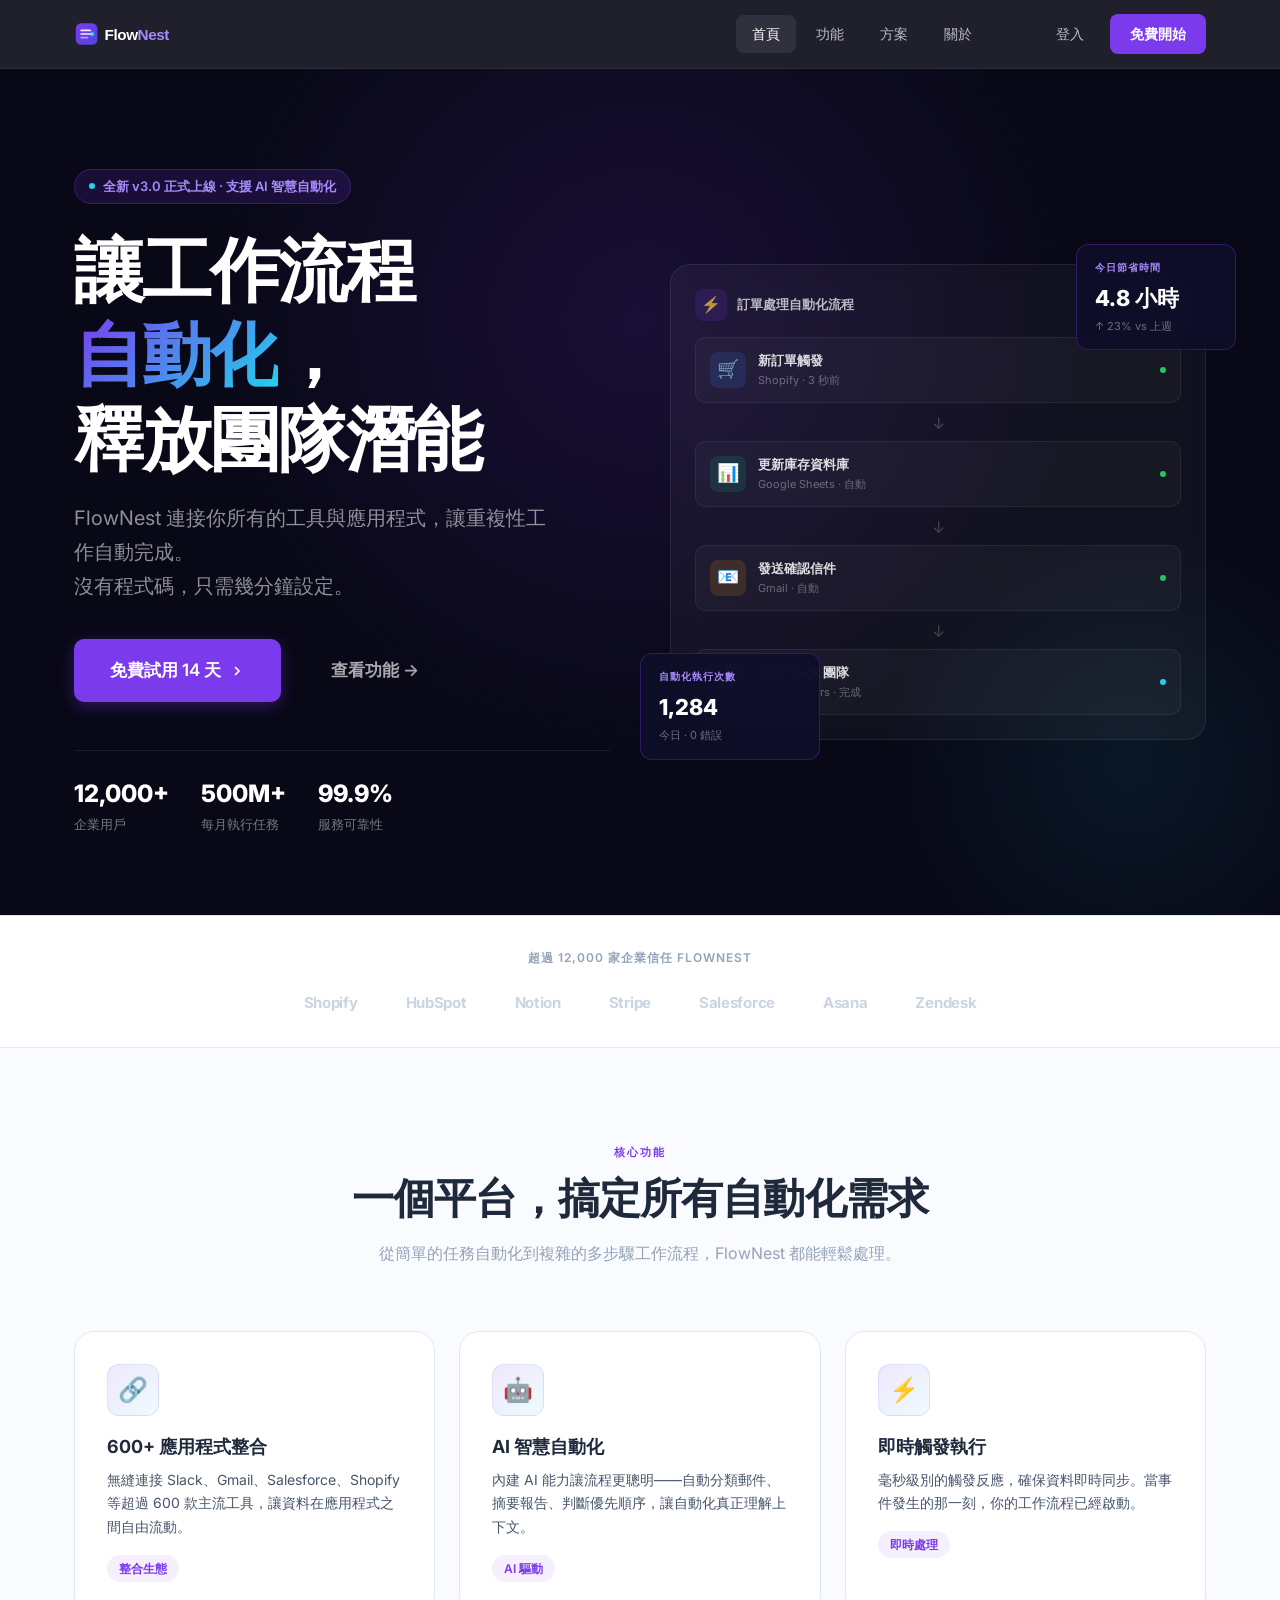
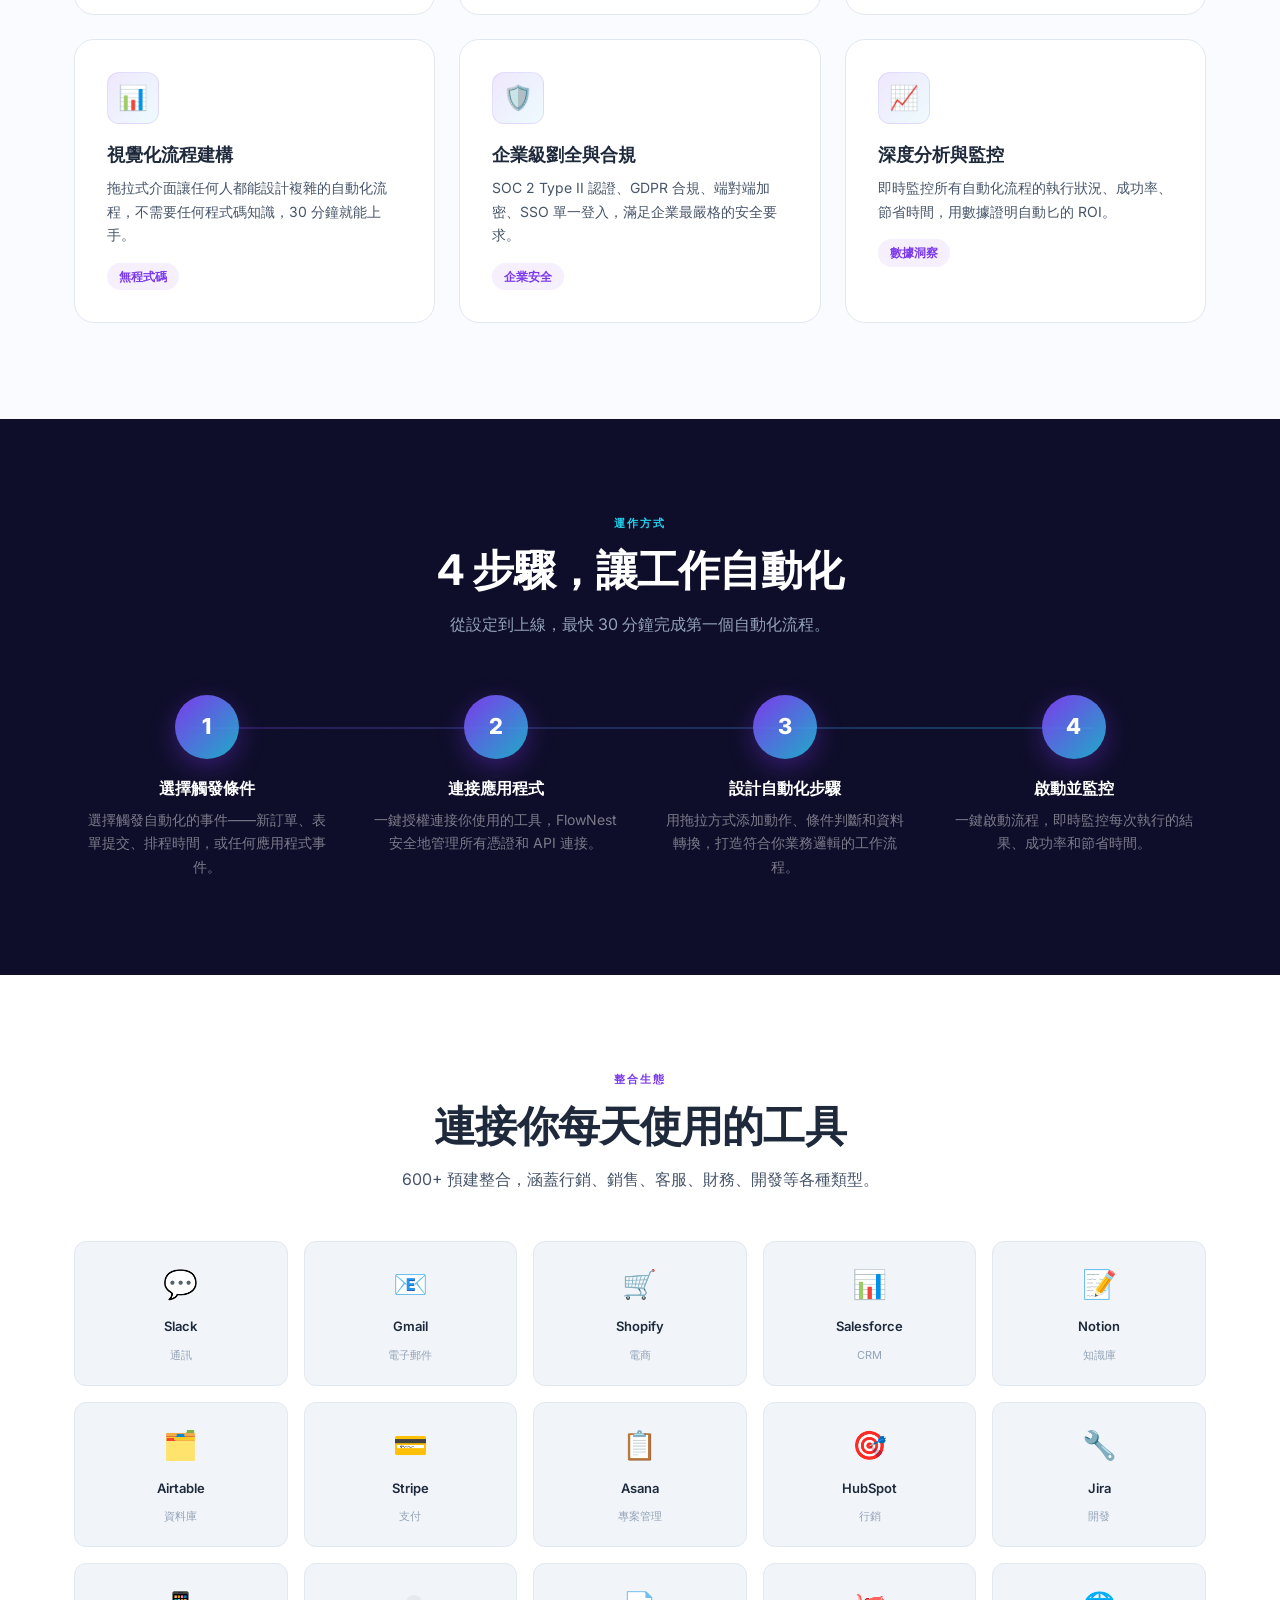
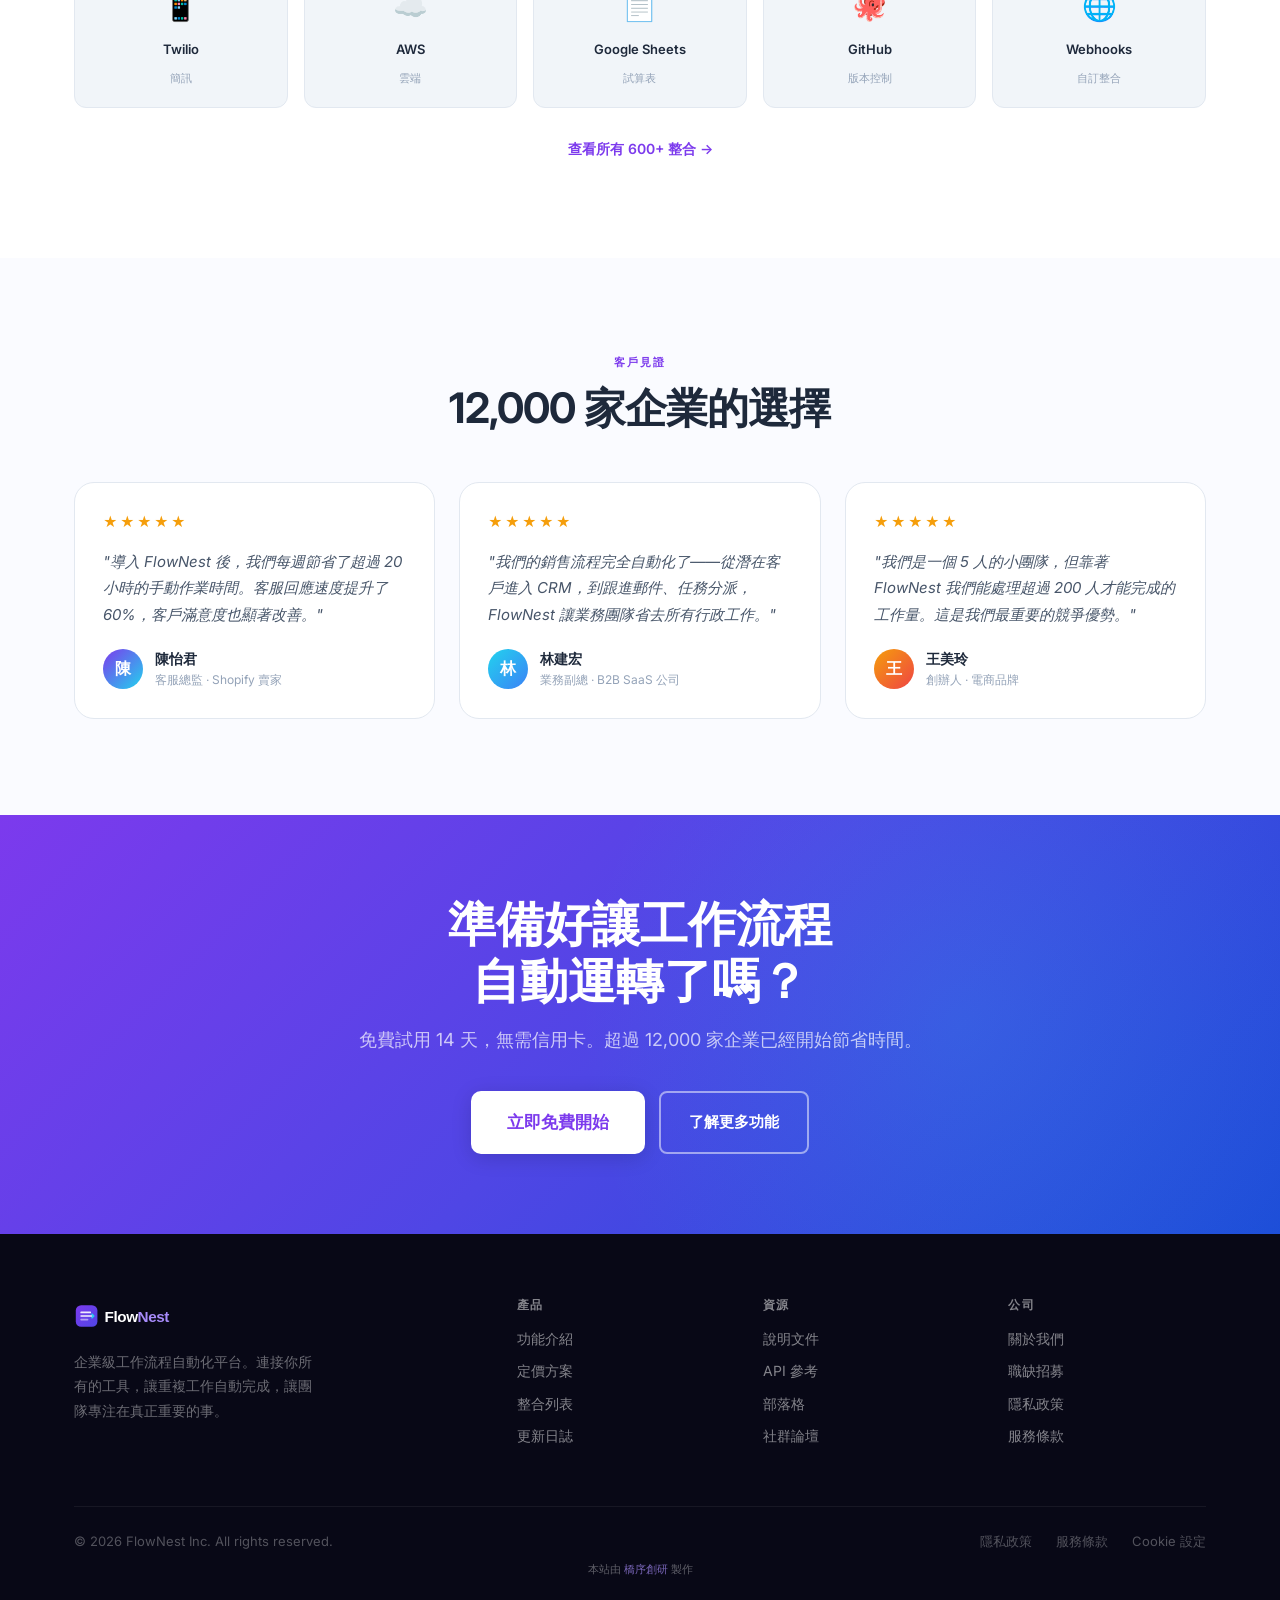
<file: index.html>
<!DOCTYPE html>
<html lang="zh-TW">
<head>
<meta charset="UTF-8">
<meta name="viewport" content="width=device-width, initial-scale=1.0">
<title>FlowNest — 讓工作流程自動化，釋放團隊潛能</title>
<meta name="description" content="FlowNest 是企業級工作流程自動化平台，連接你所有的工具和應用程式，讓重複性工作自動完成，讓你的團隊專注在真正重要的事。">
<link rel="preconnect" href="https://fonts.googleapis.com">
<link href="https://fonts.googleapis.com/css2?family=Inter:wght@400;500;600;700;800&display=swap" rel="stylesheet">
<link rel="stylesheet" href="css/style.css">
</head>
<body>

<!-- Nav -->
<nav class="site-nav">
  <div class="nav-inner">
    <a href="index.html" class="nav-logo">
      <img src="logos/flownest-logo-white.svg" alt="FlowNest">
    </a>
    <div class="nav-links">
      <a href="index.html" class="nav-link">首頁</a>
      <a href="features.html" class="nav-link">功能</a>
      <a href="pricing.html" class="nav-link">方案</a>
      <a href="about.html" class="nav-link">關於</a>
    </div>
    <div class="nav-actions">
      <a href="#" class="nav-login">登入</a>
      <a href="pricing.html" class="nav-cta">免費開始</a>
    </div>
    <button class="nav-hamburger" aria-label="選單">
      <span></span><span></span><span></span>
    </button>
  </div>
</nav>

<!-- Hero -->
<section class="hero">
  <div class="hero-inner">
    <div class="hero-content">
      <div class="hero-badge">
        <span class="hero-badge-dot"></span>
        全新 v3.0 正式上線 · 支援 AI 智慧自動化
      </div>
      <h1 class="display">讓工作流程<br><span class="gradient-text">自動化</span>，<br>釋放團隊潛能</h1>
      <p class="subtitle">FlowNest 連接你所有的工具與應用程式，讓重複性工作自動完成。<br>沒有程式碼，只需幾分鐘設定。</p>
      <div class="hero-ctas">
        <a href="pricing.html" class="btn btn-primary btn-lg">免費試用 14 天
          <svg width="16" height="16" viewBox="0 0 24 24" fill="none" stroke="currentColor" stroke-width="2.5"><path d="m9 18 6-6-6-6"/></svg>
        </a>
        <a href="features.html" class="btn btn-ghost btn-lg" style="color:rgba(255,255,255,0.65);">查看功能 →</a>
      </div>
      <div class="hero-stats">
        <div>
          <div class="hero-stat-num">12,000+</div>
          <div class="hero-stat-label">企業用戶</div>
        </div>
        <div>
          <div class="hero-stat-num">500M+</div>
          <div class="hero-stat-label">每月執行任務</div>
        </div>
        <div>
          <div class="hero-stat-num">99.9%</div>
          <div class="hero-stat-label">服務可靠性</div>
        </div>
      </div>
    </div>

    <!-- Visual -->
    <div class="hero-visual">
      <div class="flow-card">
        <div class="flow-header">
          <div class="flow-icon" style="background:rgba(124,58,237,0.15);">⚡</div>
          <span>訂單處理自動化流程</span>
          <div class="flow-status" style="margin-left:auto;">
            <span class="status-dot status-green"></span>
            <span style="color:#22C55E;font-size:12px;">執行中</span>
          </div>
        </div>
        <div class="flow-step">
          <div class="flow-step-icon" style="background:rgba(59,130,246,0.15);">🛒</div>
          <div class="flow-step-text">
            <div class="flow-step-name">新訂單觸發</div>
            <div class="flow-step-sub">Shopify · 3 秒前</div>
          </div>
          <div class="flow-status"><span class="status-dot status-green"></span></div>
        </div>
        <div class="flow-arrow">↓</div>
        <div class="flow-step">
          <div class="flow-step-icon" style="background:rgba(16,185,129,0.15);">📊</div>
          <div class="flow-step-text">
            <div class="flow-step-name">更新庫存資料庫</div>
            <div class="flow-step-sub">Google Sheets · 自動</div>
          </div>
          <div class="flow-status"><span class="status-dot status-green"></span></div>
        </div>
        <div class="flow-arrow">↓</div>
        <div class="flow-step">
          <div class="flow-step-icon" style="background:rgba(245,158,11,0.15);">📧</div>
          <div class="flow-step-text">
            <div class="flow-step-name">發送確認信件</div>
            <div class="flow-step-sub">Gmail · 自動</div>
          </div>
          <div class="flow-status"><span class="status-dot status-green"></span></div>
        </div>
        <div class="flow-arrow">↓</div>
        <div class="flow-step">
          <div class="flow-step-icon" style="background:rgba(34,211,238,0.15);">💬</div>
          <div class="flow-step-text">
            <div class="flow-step-name">通知 Slack 團隊</div>
            <div class="flow-step-sub">Slack #orders · 完成</div>
          </div>
          <div class="flow-status"><span class="status-dot status-blue"></span></div>
        </div>
      </div>
      <!-- Mini cards -->
      <div class="flow-mini-card top-right">
        <div class="mini-card-label">今日節省時間</div>
        <div class="mini-card-value">4.8 小時</div>
        <div class="mini-card-sub">↑ 23% vs 上週</div>
      </div>
      <div class="flow-mini-card bottom-left">
        <div class="mini-card-label">自動化執行次數</div>
        <div class="mini-card-value">1,284</div>
        <div class="mini-card-sub">今日 · 0 錯誤</div>
      </div>
    </div>
  </div>
</section>

<!-- Logos Bar -->
<div class="logos-bar">
  <div class="logos-bar-inner">
    <div class="logos-label">超過 12,000 家企業信任 FlowNest</div>
    <div class="logos-row">
      <span class="logo-item">Shopify</span>
      <span class="logo-item">HubSpot</span>
      <span class="logo-item">Notion</span>
      <span class="logo-item">Stripe</span>
      <span class="logo-item">Salesforce</span>
      <span class="logo-item">Asana</span>
      <span class="logo-item">Zendesk</span>
    </div>
  </div>
</div>

<!-- Features Grid -->
<section class="section features-section">
  <div class="container">
    <div class="features-header">
      <div class="section-label">核心功能</div>
      <h2 class="section-title">一個平台，搞定所有自動化需求</h2>
      <p class="subtitle" style="margin-top:16px;font-size:16px;">從簡單的任務自動化到複雜的多步驟工作流程，FlowNest 都能輕鬆處理。</p>
    </div>
    <div class="features-grid">
      <div class="feature-card reveal">
        <div class="feature-icon">🔗</div>
        <h3>600+ 應用程式整合</h3>
        <p>無縫連接 Slack、Gmail、Salesforce、Shopify 等超過 600 款主流工具，讓資料在應用程式之間自由流動。</p>
        <span class="feature-tag">整合生態</span>
      </div>
      <div class="feature-card reveal rd1">
        <div class="feature-icon">🤖</div>
        <h3>AI 智慧自動化</h3>
        <p>內建 AI 能力讓流程更聰明——自動分類郵件、摘要報告、判斷優先順序，讓自動化真正理解上下文。</p>
        <span class="feature-tag">AI 驅動</span>
      </div>
      <div class="feature-card reveal rd2">
        <div class="feature-icon">⚡</div>
        <h3>即時觸發執行</h3>
        <p>毫秒級別的觸發反應，確保資料即時同步。當事件發生的那一刻，你的工作流程已經啟動。</p>
        <span class="feature-tag">即時處理</span>
      </div>
      <div class="feature-card reveal">
        <div class="feature-icon">📊</div>
        <h3>視覺化流程建構</h3>
        <p>拖拉式介面讓任何人都能設計複雜的自動化流程，不需要任何程式碼知識，30 分鐘就能上手。</p>
        <span class="feature-tag">無程式碼</span>
      </div>
      <div class="feature-card reveal rd1">
        <div class="feature-icon">🛡️</div>
        <h3>企業級劉全與合規</h3>
        <p>SOC 2 Type II 認證、GDPR 合規、端對端加密、SSO 單一登入，滿足企業最嚴格的安全要求。</p>
        <span class="feature-tag">企業安全</span>
      </div>
      <div class="feature-card reveal rd2">
        <div class="feature-icon">📈</div>
        <h3>深度分析與監控</h3>
        <p>即時監控所有自動化流程的執行狀況、成功率、節省時間，用數據證明自動匕的 ROI。</p>
        <span class="feature-tag">數據洞察</span>
      </div>
    </div>
  </div>
</section>

<!-- How It Works -->
<section class="section how-it-works">
  <div class="how-inner">
    <div style="text-align:center;max-width:560px;margin:0 auto;">
      <div class="section-label" style="color:var(--c-cyan);">運作方式</div>
      <h2 class="section-title" style="color:white;">4 步驟，讓工作自動化</h2>
      <p class="subtitle" style="margin-top:16px;font-size:16px;">從設定到上線，最快 30 分鐘完成第一個自動化流程。</p>
    </div>
    <div class="how-steps">
      <div class="how-step reveal">
        <div class="how-step-num">1</div>
        <h3>選擇觸發條件</h3>
        <p>選擇觸發自動化的事件——新訂單、表單提交、排程時間，或任何應用程式事件。</p>
      </div>
      <div class="how-step reveal rd1">
        <div class="how-step-num">2</div>
        <h3>連接應用程式</h3>
        <p>一鍵授權連接你使用的工具，FlowNest 安全地管理所有憑證和 API 連接。</p>
      </div>
      <div class="how-step reveal rd2">
        <div class="how-step-num">3</div>
        <h3>設計自動化步驟</h3>
        <p>用拖拉方式添加動作、條件判斷和資料轉換，打造符合你業務邏輯的工作流程。</p>
      </div>
      <div class="how-step reveal rd3">
        <div class="how-step-num">4</div>
        <h3>啟動並監控</h3>
        <p>一鍵啟動流程，即時監控每次執行的結果、成功率和節省時間。</p>
      </div>
    </div>
  </div>
</section>

<!-- Integrations -->
<section class="section integrations-section">
  <div class="container">
    <div style="text-align:center;max-width:560px;margin:0 auto 0;">
      <div class="section-label">整合生態</div>
      <h2 class="section-title">連接你每天使用的工具</h2>
      <p style="color:var(--c-text-lt);margin-top:16px;font-size:16px;">600+ 預建整合，涵蓋行銷、銷售、客服、財務、開發等各種類型。</p>
    </div>
    <div class="integrations-grid reveal">
      <div class="integration-item"><span class="integration-emoji">💬</span><span class="integration-name">Slack</span><span class="integration-type">通訊</span></div>
      <div class="integration-item"><span class="integration-emoji">📧</span><span class="integration-name">Gmail</span><span class="integration-type">電子郵件</span></div>
      <div class="integration-item"><span class="integration-emoji">🛒</span><span class="integration-name">Shopify</span><span class="integration-type">電商</span></div>
      <div class="integration-item"><span class="integration-emoji">📊</span><span class="integration-name">Salesforce</span><span class="integration-type">CRM</span></div>
      <div class="integration-item"><span class="integration-emoji">📝</span><span class="integration-name">Notion</span><span class="integration-type">知識庫</span></div>
      <div class="integration-item"><span class="integration-emoji">🗂️</span><span class="integration-name">Airtable</span><span class="integration-type">資料庫</span></div>
      <div class="integration-item"><span class="integration-emoji">💳</span><span class="integration-name">Stripe</span><span class="integration-type">支付</span></div>
      <div class="integration-item"><span class="integration-emoji">📋</span><span class="integration-name">Asana</span><span class="integration-type">專案管理</span></div>
      <div class="integration-item"><span class="integration-emoji">🎯</span><span class="integration-name">HubSpot</span><span class="integration-type">行銷</span></div>
      <div class="integration-item"><span class="integration-emoji">🔧</span><span class="integration-name">Jira</span><span class="integration-type">開發</span></div>
      <div class="integration-item"><span class="integration-emoji">📱</span><span class="integration-name">Twilio</span><span class="integration-type">簡訊</span></div>
      <div class="integration-item"><span class="integration-emoji">☁️</span><span class="integration-name">AWS</span><span class="integration-type">雲端</span></div>
      <div class="integration-item"><span class="integration-emoji">📄</span><span class="integration-name">Google Sheets</span><span class="integration-type">試算表</span></div>
      <div class="integration-item"><span class="integration-emoji">🐙</span><span class="integration-name">GitHub</span><span class="integration-type">版本控制</span></div>
      <div class="integration-item"><span class="integration-emoji">🌐</span><span class="integration-name">Webhooks</span><span class="integration-type">自訂整合</span></div>
    </div>
    <div style="text-align:center;margin-top:28px;">
      <a href="features.html" style="font-size:14px;color:var(--c-purple);font-weight:600;">查看所有 600+ 整合 →</a>
    </div>
  </div>
</section>

<!-- Testimonials -->
<section class="section testimonials-section">
  <div class="container">
    <div style="text-align:center;max-width:560px;margin:0 auto 0;">
      <div class="section-label">客戶見證</div>
      <h2 class="section-title">12,000 家企業的選擇</h2>
    </div>
    <div class="testimonials-grid">
      <div class="testimonial-card reveal">
        <div class="testimonial-stars">★★★★★</div>
        <p class="testimonial-text">導入 FlowNest 後，我們每週節省了超過 20 小時的手動作業時間。客服回應速度提升了 60%，客戶滿意度也顯著改善。</p>
        <div class="testimonial-author">
          <div class="author-avatar">陳</div>
          <div>
            <div class="author-name">陳怡君</div>
            <div class="author-role">客服總監 · Shopify 賣家</div>
          </div>
        </div>
      </div>
      <div class="testimonial-card reveal rd1">
        <div class="testimonial-stars">★★★★★</div>
        <p class="testimonial-text">我們的銷售流程完全自動化了——從潛在客戶進入 CRM，到跟進郵件、任務分派，FlowNest 讓業務團隊省去所有行政工作。</p>
        <div class="testimonial-author">
          <div class="author-avatar" style="background:linear-gradient(135deg,#22D3EE,#3B82F6);">林</div>
          <div>
            <div class="author-name">林建宏</div>
            <div class="author-role">業務副總 · B2B SaaS 公司</div>
          </div>
        </div>
      </div>
      <div class="testimonial-card reveal rd2">
        <div class="testimonial-stars">★★★★★</div>
        <p class="testimonial-text">我們是一個 5 人的小團隊，但靠著 FlowNest 我們能處理超過 200 人才能完成的工作量。這是我們最重要的競爭優勢。</p>
        <div class="testimonial-author">
          <div class="author-avatar" style="background:linear-gradient(135deg,#F59E0B,#EF4444);">王</div>
          <div>
            <div class="author-name">王美玲</div>
            <div class="author-role">創辦人 · 電商品牌</div>
          </div>
        </div>
      </div>
    </div>
  </div>
</section>

<!-- CTA Banner -->
<section class="cta-banner">
  <div class="cta-inner">
    <h2>準備好讓工作流程<br>自動運轉了嗎？</h2>
    <p>免費試用 14 天，無需信用卡。超過 12,000 家企業已經開始節省時間。</p>
    <div class="cta-actions">
      <a href="pricing.html" class="btn btn-white btn-lg">立即免費開始</a>
      <a href="features.html" class="btn-outline-white">了解更多功能</a>
    </div>
  </div>
</section>

<!-- Footer -->
<footer class="site-footer">
  <div class="footer-inner">
    <div class="footer-grid">
      <div class="footer-brand">
        <img src="logos/flownest-logo-white.svg" alt="FlowNest">
        <p>企業級工作流程自動化平台。連接你所有的工具，讓重複工作自動完成，讓團隊專注在真正重要的事。</p>
      </div>
      <div class="footer-col">
        <h4>產品</h4>
        <a href="features.html">功能介紹</a>
        <a href="pricing.html">定價方案</a>
        <a href="#">整合列表</a>
        <a href="#">更新日誌</a>
      </div>
      <div class="footer-col">
        <h4>資源</h4>
        <a href="#">說明文件</a>
        <a href="#">API 參考</a>
        <a href="#">部落格</a>
        <a href="#">社群論壇</a>
      </div>
      <div class="footer-col">
        <h4>公司</h4>
        <a href="about.html">關於我們</a>
        <a href="#">職缺招募</a>
        <a href="#">隱私政策</a>
        <a href="#">服務條款</a>
      </div>
    </div>
    <div class="footer-bottom">
      <span>© 2026 FlowNest Inc. All rights reserved.</span>
      <div class="footer-bottom-links">
        <a href="#">隱私政策</a>
        <a href="#">服務條款</a>
        <a href="#">Cookie 設定</a>
      </div>
    </div>
    <div style="margin-top:10px;font-size:11px;color:rgba(255,255,255,0.35);text-align:center;">本站由 <a href="https://bridgeseqlab.vercel.app" target="_blank" style="color:rgba(167,139,250,0.7);text-decoration:none;">橋序創研</a> 製作</div>
  </div>
</footer>

<script src="js/main.js"></script>
</body>
</html>
</file>
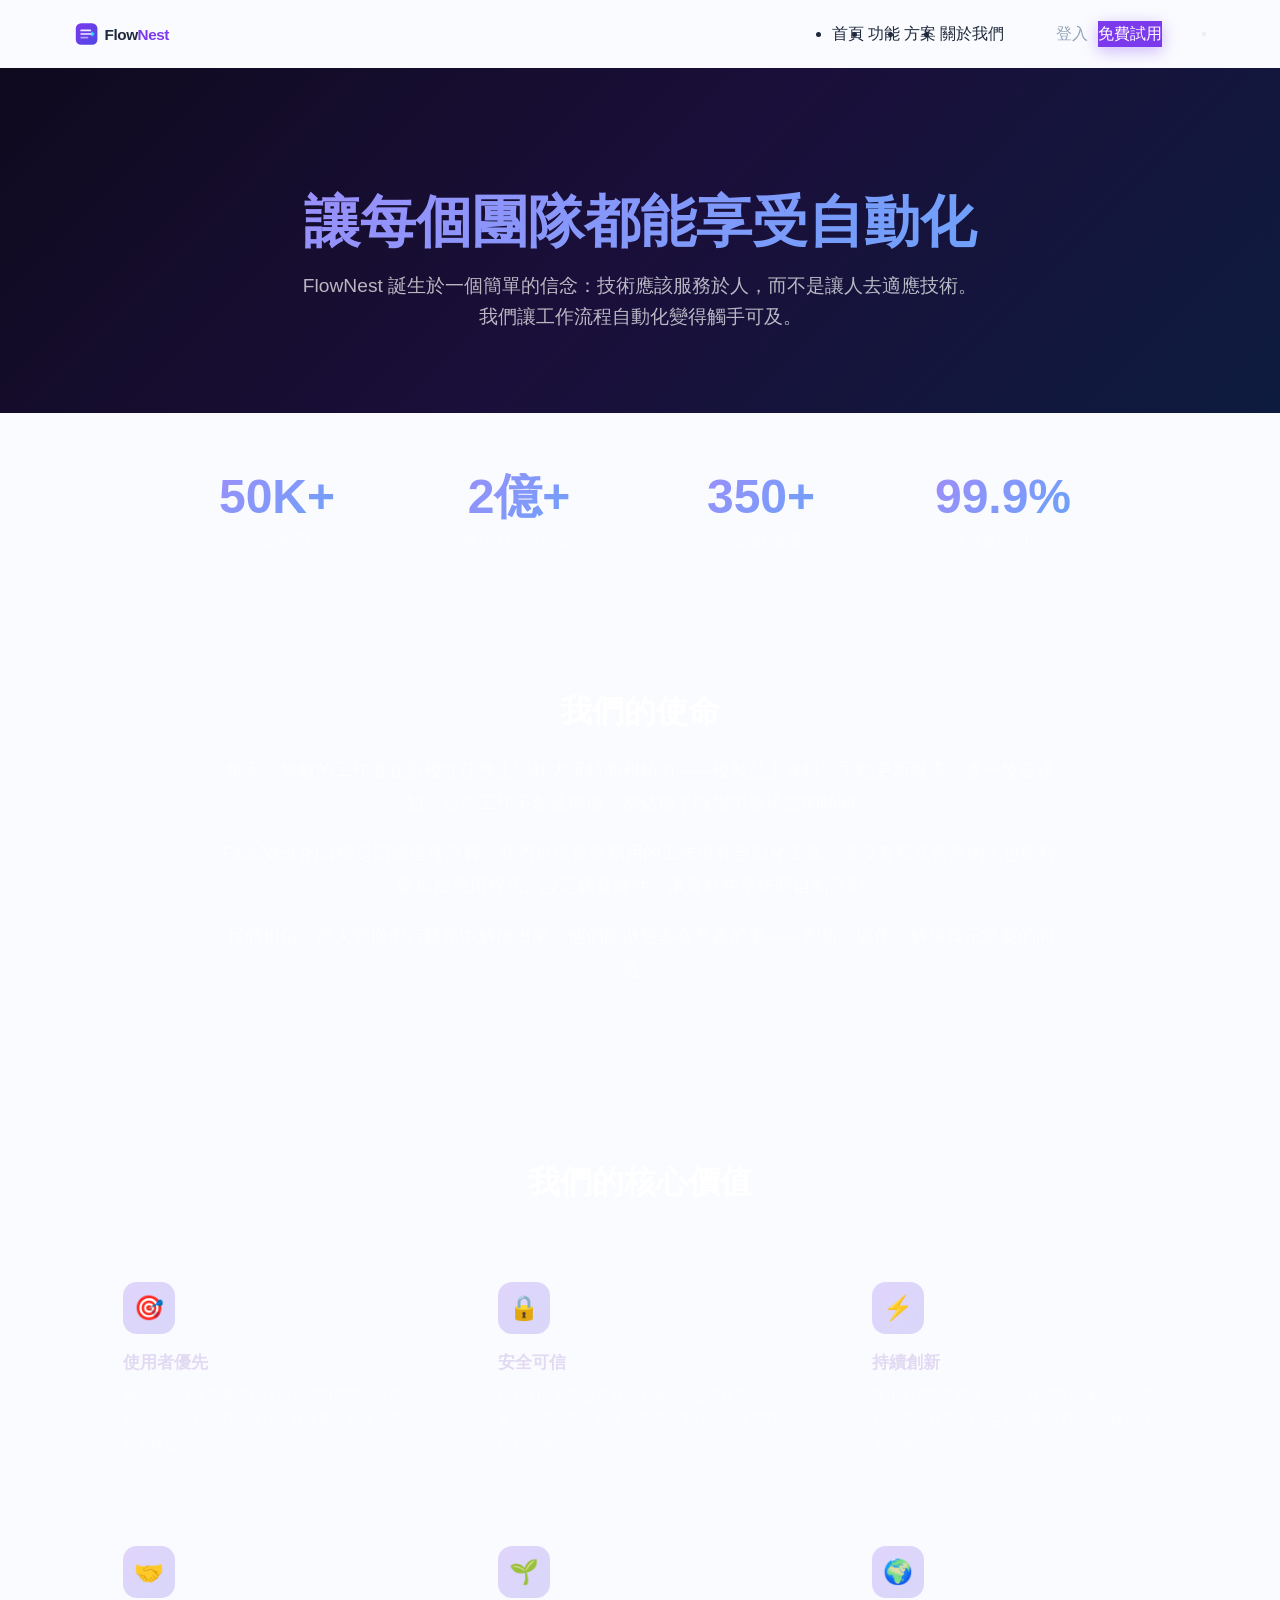
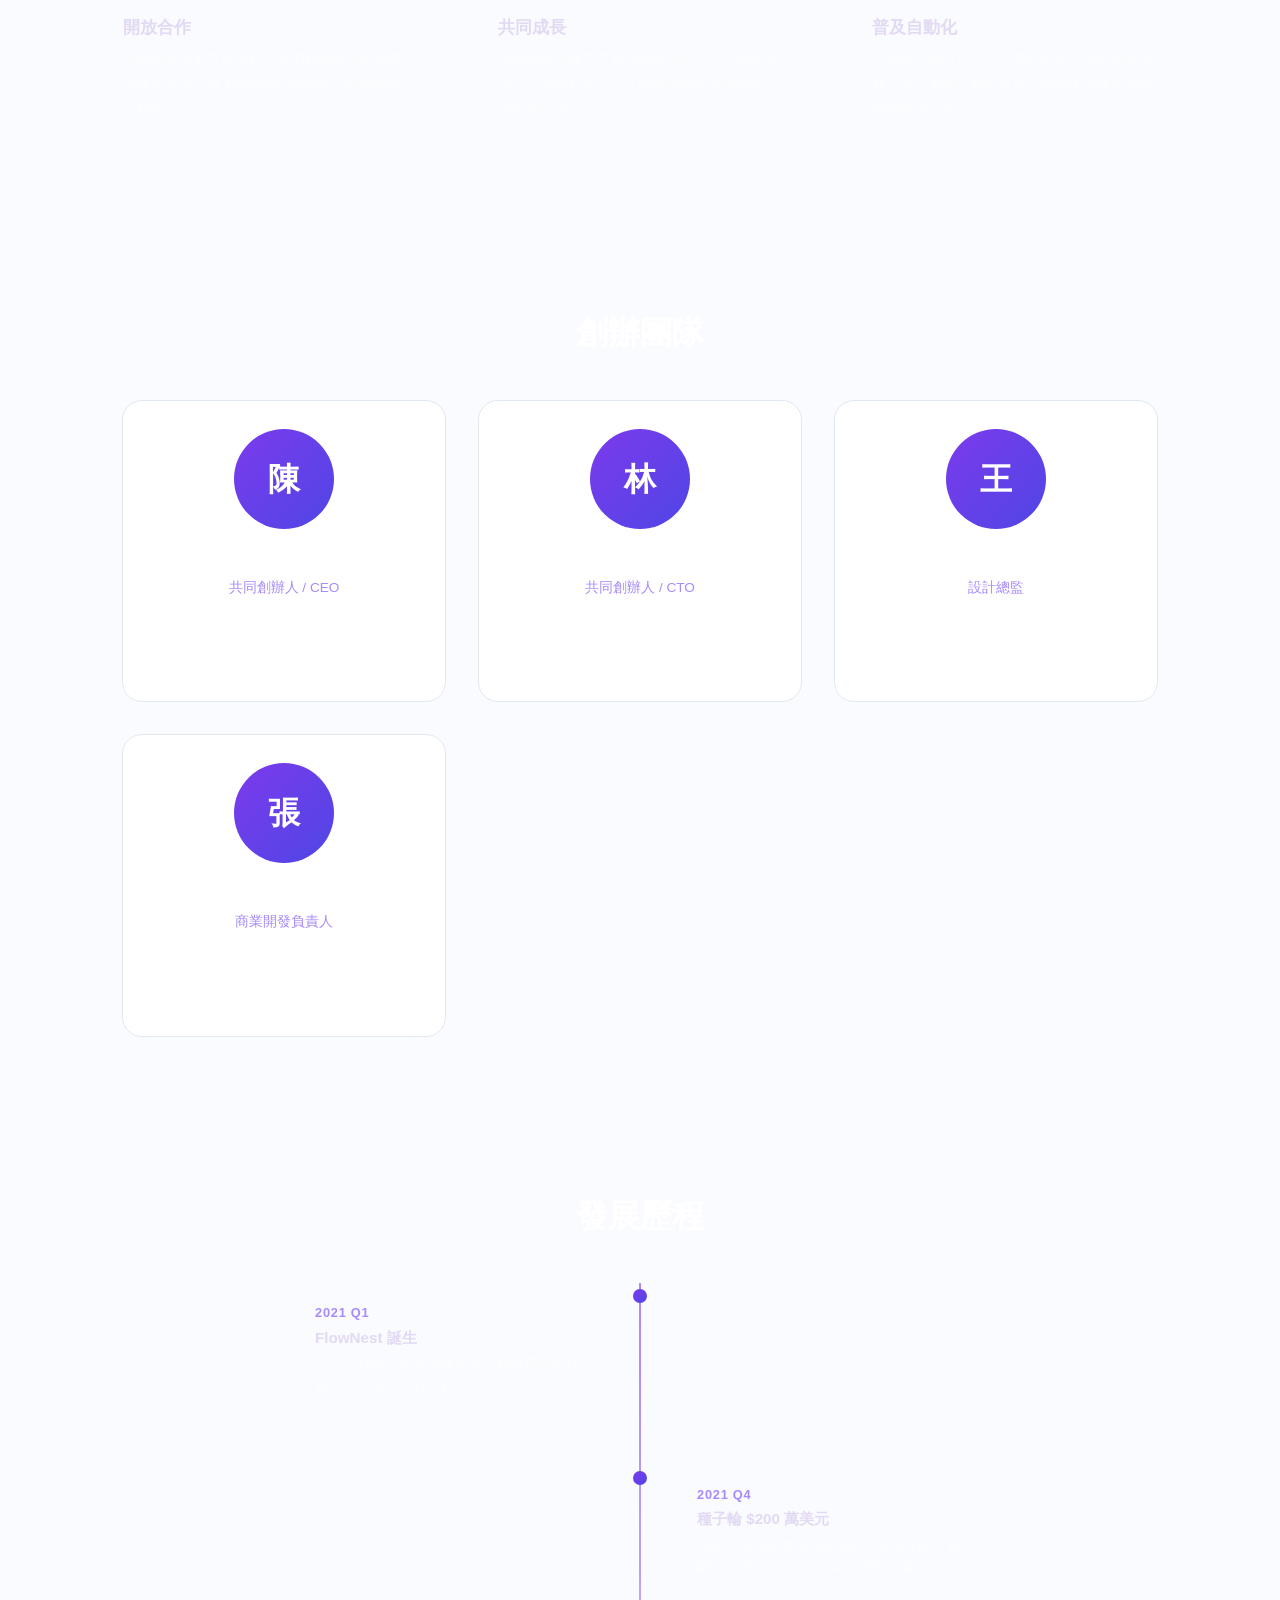
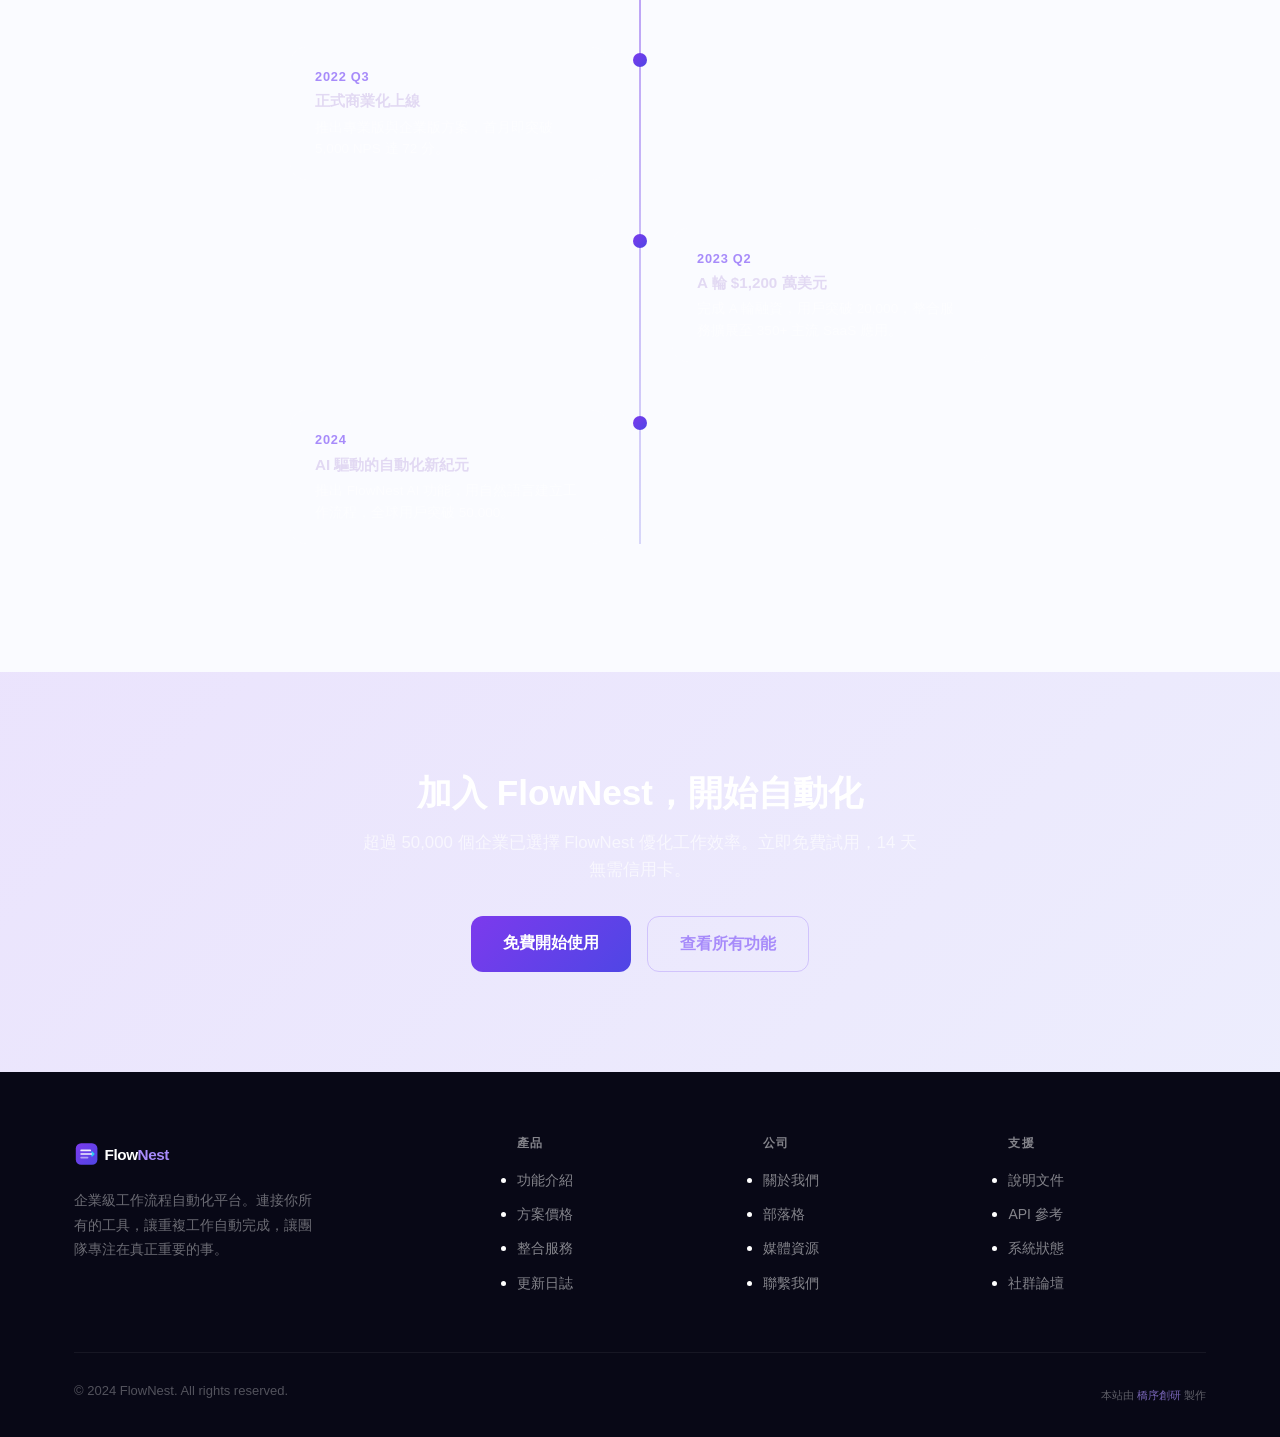
<file: about.html>
<!DOCTYPE html>
<html lang="zh-TW">
<head>
<meta charset="UTF-8">
<meta name="viewport" content="width=device-width,initial-scale=1">
<title>關於我們 — FlowNest 自動化工作流平台</title>
<link rel="stylesheet" href="css/style.css">
<style>
.about-hero{padding:120px 0 80px;text-align:center;background:linear-gradient(135deg,#0f0a1e 0%,#1a0f3a 50%,#0d1b3e 100%)}
.about-hero h1{font-size:clamp(2rem,5vw,3.5rem);font-weight:800;background:linear-gradient(135deg,#a78bfa,#60a5fa);-webkit-background-clip:text;-webkit-text-fill-color:transparent;margin-bottom:1rem}
.about-hero p{font-size:1.2rem;color:rgba(255,255,255,0.7);max-width:680px;margin:0 auto}
.mission-section{padding:80px 2rem;max-width:900px;margin:0 auto;text-align:center}
.mission-section h2{font-size:2rem;font-weight:700;color:#fff;margin-bottom:1.5rem}
.mission-section p{font-size:1.1rem;color:rgba(255,255,255,0.65);line-height:1.9;margin-bottom:1rem}
.stat-grid{display:grid;grid-template-columns:repeat(auto-fit,minmax(180px,1fr));gap:2rem;max-width:1000px;margin:0 auto;padding:60px 2rem}
.stat-item{text-align:center}
.stat-num{font-size:3rem;font-weight:800;background:linear-gradient(135deg,#a78bfa,#60a5fa);-webkit-background-clip:text;-webkit-text-fill-color:transparent;line-height:1}
.stat-label{color:rgba(255,255,255,0.55);font-size:.9rem;margin-top:.5rem}
.values-section{padding:80px 2rem;background:rgba(255,255,255,0.02)}
.values-section h2{text-align:center;font-size:2rem;font-weight:700;color:#fff;margin-bottom:3rem}
.values-grid{display:grid;grid-template-columns:repeat(auto-fit,minmax(260px,1fr));gap:1.5rem;max-width:1100px;margin:0 auto}
.value-card{background:rgba(255,255,255,0.04);border:1px solid rgba(255,255,255,0.08);border-radius:20px;padding:2rem;transition:.3s}
.value-card:hover{transform:translateY(-3px);border-color:rgba(167,139,250,0.3)}
.value-icon{width:52px;height:52px;border-radius:14px;background:linear-gradient(135deg,rgba(124,58,237,.2),rgba(79,70,229,.2));display:flex;align-items:center;justify-content:center;font-size:1.5rem;margin-bottom:1.2rem}
.value-card h3{font-size:1.05rem;font-weight:600;color:#e2d9f3;margin-bottom:.6rem}
.value-card p{color:rgba(255,255,255,0.55);font-size:.9rem;line-height:1.7}
.team-section{padding:80px 2rem;max-width:1100px;margin:0 auto}
.team-section h2{text-align:center;font-size:2rem;font-weight:700;color:#fff;margin-bottom:3rem}
.team-grid{display:grid;grid-template-columns:repeat(auto-fit,minmax(240px,1fr));gap:2rem}
.team-card{text-align:center}
.team-avatar{width:100px;height:100px;border-radius:50%;background:linear-gradient(135deg,#7c3aed,#4f46e5);margin:0 auto 1rem;display:flex;align-items:center;justify-content:center;font-size:2rem;font-weight:700;color:#fff;overflow:hidden}
.team-name{font-size:1.05rem;font-weight:600;color:#fff;margin-bottom:.3rem}
.team-role{color:#a78bfa;font-size:.85rem;margin-bottom:.6rem}
.team-bio{color:rgba(255,255,255,0.55);font-size:.85rem;line-height:1.6}
.timeline-section{padding:80px 2rem;background:rgba(255,255,255,0.02)}
.timeline-section h2{text-align:center;font-size:2rem;font-weight:700;color:#fff;margin-bottom:3rem}
.timeline{max-width:700px;margin:0 auto;position:relative}
.timeline::before{content:'';position:absolute;left:50%;top:0;bottom:0;width:2px;background:linear-gradient(180deg,rgba(124,58,237,.6),rgba(79,70,229,.2));transform:translateX(-50%)}
.timeline-item{display:flex;gap:2rem;align-items:flex-start;margin-bottom:3rem;position:relative}
.timeline-item:nth-child(even){flex-direction:row-reverse}
.timeline-dot{width:14px;height:14px;border-radius:50%;background:linear-gradient(135deg,#7c3aed,#4f46e5);position:absolute;left:50%;top:6px;transform:translateX(-50%);z-index:1;flex-shrink:0}
.timeline-content{width:calc(50% - 2rem);background:rgba(255,255,255,0.04);border:1px solid rgba(255,255,255,0.08);border-radius:16px;padding:1.2rem 1.5rem}
.timeline-item:nth-child(even) .timeline-content{margin-left:auto}
.timeline-year{font-size:.8rem;font-weight:700;color:#a78bfa;margin-bottom:.3rem;text-transform:uppercase;letter-spacing:.06em}
.timeline-content h3{font-size:.95rem;font-weight:600;color:#e2d9f3;margin-bottom:.4rem}
.timeline-content p{color:rgba(255,255,255,0.55);font-size:.85rem;line-height:1.6}
.cta-section{padding:100px 2rem;text-align:center;background:linear-gradient(135deg,rgba(124,58,237,.12),rgba(79,70,229,.08))}
.cta-section h2{font-size:2.2rem;font-weight:800;color:#fff;margin-bottom:1rem}
.cta-section p{color:rgba(255,255,255,0.65);font-size:1.05rem;margin-bottom:2rem;max-width:560px;margin-left:auto;margin-right:auto}
.cta-btns{display:flex;gap:1rem;justify-content:center;flex-wrap:wrap}
.btn-large{padding:.9rem 2rem;border-radius:12px;font-weight:600;font-size:1rem;text-decoration:none;transition:.3s}
.btn-large.primary{background:linear-gradient(135deg,#7c3aed,#4f46e5);color:#fff}
.btn-large.secondary{border:1px solid rgba(167,139,250,.4);color:#a78bfa}
.btn-large:hover{opacity:.85;transform:translateY(-2px)}
</style>
</head>
<body>
<nav class="main-nav">
  <div class="nav-inner">
    <a href="index.html" class="nav-logo">
      <img src="logos/flownest-logo.svg" alt="FlowNest">
    </a>
    <ul class="nav-links">
      <li><a href="index.html">首頁</a></li>
      <li><a href="features.html">功能</a></li>
      <li><a href="pricing.html">方案</a></li>
      <li><a href="about.html" class="active">關於我們</a></li>
    </ul>
    <div class="nav-actions">
      <a href="#" class="btn-ghost">登入</a>
      <a href="#" class="btn-primary">免費試用</a>
    </div>
    <button class="nav-toggle" aria-label="選單">
      <span></span><span></span><span></span>
    </button>
  </div>
</nav>

<section class="about-hero">
  <div class="container">
    <h1>讓每個團隊都能享受自動化</h1>
    <p>FlowNest 誕生於一個簡單的信念：技術應該服務於人，而不是讓人去適應技術。我們讓工作流程自動化變得觸手可及。</p>
  </div>
</section>

<!-- Stats -->
<div class="stat-grid reveal">
  <div class="stat-item">
    <div class="stat-num">50K+</div>
    <div class="stat-label">活躍企業用戶</div>
  </div>
  <div class="stat-item">
    <div class="stat-num">2億+</div>
    <div class="stat-label">每月任務執行次數</div>
  </div>
  <div class="stat-item">
    <div class="stat-num">350+</div>
    <div class="stat-label">整合服務數量</div>
  </div>
  <div class="stat-item">
    <div class="stat-num">99.9%</div>
    <div class="stat-label">平台服務可用率</div>
  </div>
</div>

<!-- Mission -->
<section class="mission-section reveal">
  <h2>我們的使命</h2>
  <p>每天，無數的工作者在重複性任務上消耗大量時間和精力——複製貼上資料、手動更新報表、逐一發送通知。這些工作不創造價值，卻佔據了職場中最珍貴的時間。</p>
  <p>FlowNest 的目標是消滅這種浪費。我們提供直覺易用的工作流程自動化工具，讓沒有程式背景的人也能輕鬆串接應用程式、設定觸發條件、讓資料在系統間自動流動。</p>
  <p>我們相信，當人們從例行雜務中解放出來，他們能做更多有意義的事——創新、協作、解決真正重要的問題。</p>
</section>

<!-- Values -->
<section class="values-section">
  <h2>我們的核心價值</h2>
  <div class="values-grid">
    <div class="value-card reveal">
      <div class="value-icon">🎯</div>
      <h3>使用者優先</h3>
      <p>每一個設計決策都圍繞使用者體驗展開。我們傾聽用戶回饋，持續迭代，確保產品解決的是真實痛點。</p>
    </div>
    <div class="value-card reveal">
      <div class="value-icon">🔒</div>
      <h3>安全可信</h3>
      <p>用戶的資料安全是我們的底線。企業級加密、嚴格存取控制，以及定期安全審計，是我們對用戶的承諾。</p>
    </div>
    <div class="value-card reveal">
      <div class="value-icon">⚡</div>
      <h3>持續創新</h3>
      <p>技術的邊界在快速擴張。我們積極擁抱 AI、低程式碼與新興 API 生態，確保 FlowNest 始終走在前沿。</p>
    </div>
    <div class="value-card reveal">
      <div class="value-icon">🤝</div>
      <h3>開放合作</h3>
      <p>自動化的力量在於連結。我們積極與生態系夥伴建立整合，讓 FlowNest 成為您工具棧的核心樞紐。</p>
    </div>
    <div class="value-card reveal">
      <div class="value-icon">🌱</div>
      <h3>共同成長</h3>
      <p>我們的成功建立在客戶的成功之上。完整的文件、活躍的社群、以及隨時待命的支援團隊，伴您每一步。</p>
    </div>
    <div class="value-card reveal">
      <div class="value-icon">🌍</div>
      <h3>普及自動化</h3>
      <p>自動化不應該只是大企業的特權。我們提供免費方案，讓個人創業者與小型團隊也能享受同等的效率工具。</p>
    </div>
  </div>
</section>

<!-- Team -->
<section class="team-section">
  <h2>創辦團隊</h2>
  <div class="team-grid">
    <div class="team-card reveal">
      <div class="team-avatar">陳</div>
      <div class="team-name">陳志遠</div>
      <div class="team-role">共同創辦人 / CEO</div>
      <p class="team-bio">前 Notion 亞太區產品負責人，擁有 12 年 SaaS 產品開發經驗，深信好工具能改變工作方式。</p>
    </div>
    <div class="team-card reveal">
      <div class="team-avatar">林</div>
      <div class="team-name">林思穎</div>
      <div class="team-role">共同創辦人 / CTO</div>
      <p class="team-bio">前 AWS 資深工程師，分散式系統專家。主導 FlowNest 核心引擎架構，確保平台的高可靠性與擴展性。</p>
    </div>
    <div class="team-card reveal">
      <div class="team-avatar">王</div>
      <div class="team-name">王雅涵</div>
      <div class="team-role">設計總監</div>
      <p class="team-bio">10 年 UX/UI 設計經驗，曾任職於 IDEO 台灣辦公室。致力於讓複雜的自動化流程變得簡單直覺。</p>
    </div>
    <div class="team-card reveal">
      <div class="team-avatar">張</div>
      <div class="team-name">張博凱</div>
      <div class="team-role">商業開發負責人</div>
      <p class="team-bio">前 Salesforce 企業客戶經理，專注於建立深度夥伴關係，協助企業實現大規模自動化轉型。</p>
    </div>
  </div>
</section>

<!-- Timeline -->
<section class="timeline-section">
  <h2>發展歷程</h2>
  <div class="timeline">
    <div class="timeline-item reveal">
      <div class="timeline-dot"></div>
      <div class="timeline-content">
        <div class="timeline-year">2021 Q1</div>
        <h3>FlowNest 誕生</h3>
        <p>三位工程師在台北咖啡館決定解決自己的痛點，寫下第一行程式碼。</p>
      </div>
    </div>
    <div class="timeline-item reveal">
      <div class="timeline-dot"></div>
      <div class="timeline-content">
        <div class="timeline-year">2021 Q4</div>
        <h3>種子輪 $200 萬美元</h3>
        <p>獲得亞洲頂尖創投 AppWorks 領投的種子輪融資，首批 1,000 位 Beta 用戶上線。</p>
      </div>
    </div>
    <div class="timeline-item reveal">
      <div class="timeline-dot"></div>
      <div class="timeline-content">
        <div class="timeline-year">2022 Q3</div>
        <h3>正式商業化上線</h3>
        <p>推出專業版與企業版方案，首月即突破 5,000 NPS 達 72 分。</p>
      </div>
    </div>
    <div class="timeline-item reveal">
      <div class="timeline-dot"></div>
      <div class="timeline-content">
        <div class="timeline-year">2023 Q2</div>
        <h3>A 輪 $1,200 萬美元</h3>
        <p>完成 A 輪融資，用戶突破 20,000，整合服務擴展至 350+ 主流 SaaS 應用。</p>
      </div>
    </div>
    <div class="timeline-item reveal">
      <div class="timeline-dot"></div>
      <div class="timeline-content">
        <div class="timeline-year">2024</div>
        <h3>AI 驅動的自動化新紀元</h3>
        <p>推出 FlowNest AI 功能，用自然語言建立工作流程，全球用戶突破 50,000。</p>
      </div>
    </div>
  </div>
</section>

<!-- CTA -->
<section class="cta-section reveal">
  <h2>加入 FlowNest，開始自動化</h2>
  <p>超過 50,000 個企業已選擇 FlowNest 優化工作效率。立即免費試用，14 天無需信用卡。</p>
  <div class="cta-btns">
    <a href="pricing.html" class="btn-large primary">免費開始使用</a>
    <a href="features.html" class="btn-large secondary">查看所有功能</a>
  </div>
</section>

<footer class="site-footer">
  <div class="footer-inner">
    <div class="footer-grid">
      <div class="footer-brand">
        <img src="logos/flownest-logo-white.svg" alt="FlowNest">
        <p>企業級工作流程自動化平台。連接你所有的工具，讓重複工作自動完成，讓團隊專注在真正重要的事。</p>
      </div>
      <div class="footer-col">
        <h4>產品</h4>
        <ul>
          <li><a href="features.html">功能介紹</a></li>
          <li><a href="pricing.html">方案價格</a></li>
          <li><a href="#">整合服務</a></li>
          <li><a href="#">更新日誌</a></li>
        </ul>
      </div>
      <div class="footer-col">
        <h4>公司</h4>
        <ul>
          <li><a href="about.html">關於我們</a></li>
          <li><a href="#">部落格</a></li>
          <li><a href="#">媒體資源</a></li>
          <li><a href="#">聯繫我們</a></li>
        </ul>
      </div>
      <div class="footer-col">
        <h4>支援</h4>
        <ul>
          <li><a href="#">說明文件</a></li>
          <li><a href="#">API 參考</a></li>
          <li><a href="#">系統狀態</a></li>
          <li><a href="#">社群論壇</a></li>
        </ul>
      </div>
    </div>
    <div class="footer-bottom">
      <p>© 2024 FlowNest. All rights reserved.</p>
      <div style="margin-top:10px;font-size:11px;color:rgba(255,255,255,0.35);text-align:center;">本站由 <a href="https://bridgeseqlab.vercel.app" target="_blank" style="color:rgba(167,139,250,0.7);text-decoration:none;">橋序創研</a> 製作</div>
    </div>
  </div>
</footer>
<script src="js/main.js"></script>
</body>
</html>
</file>
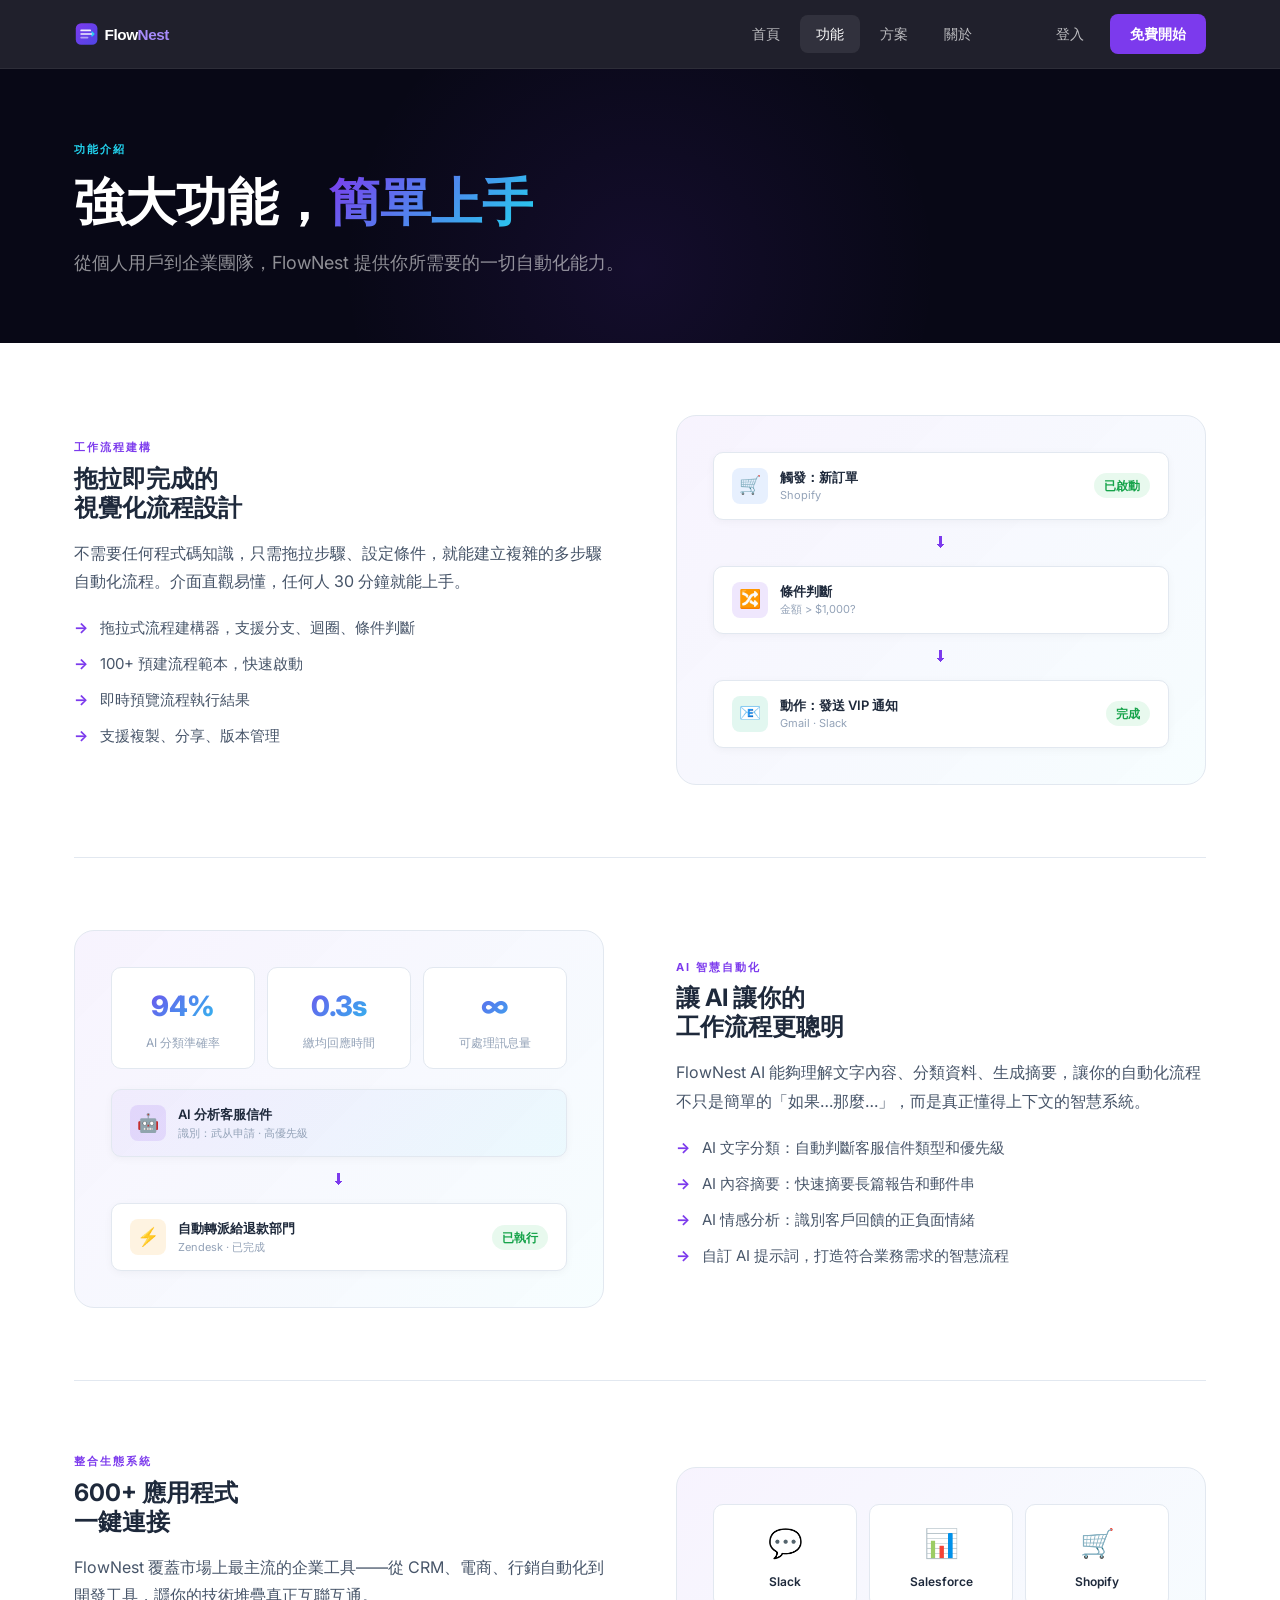
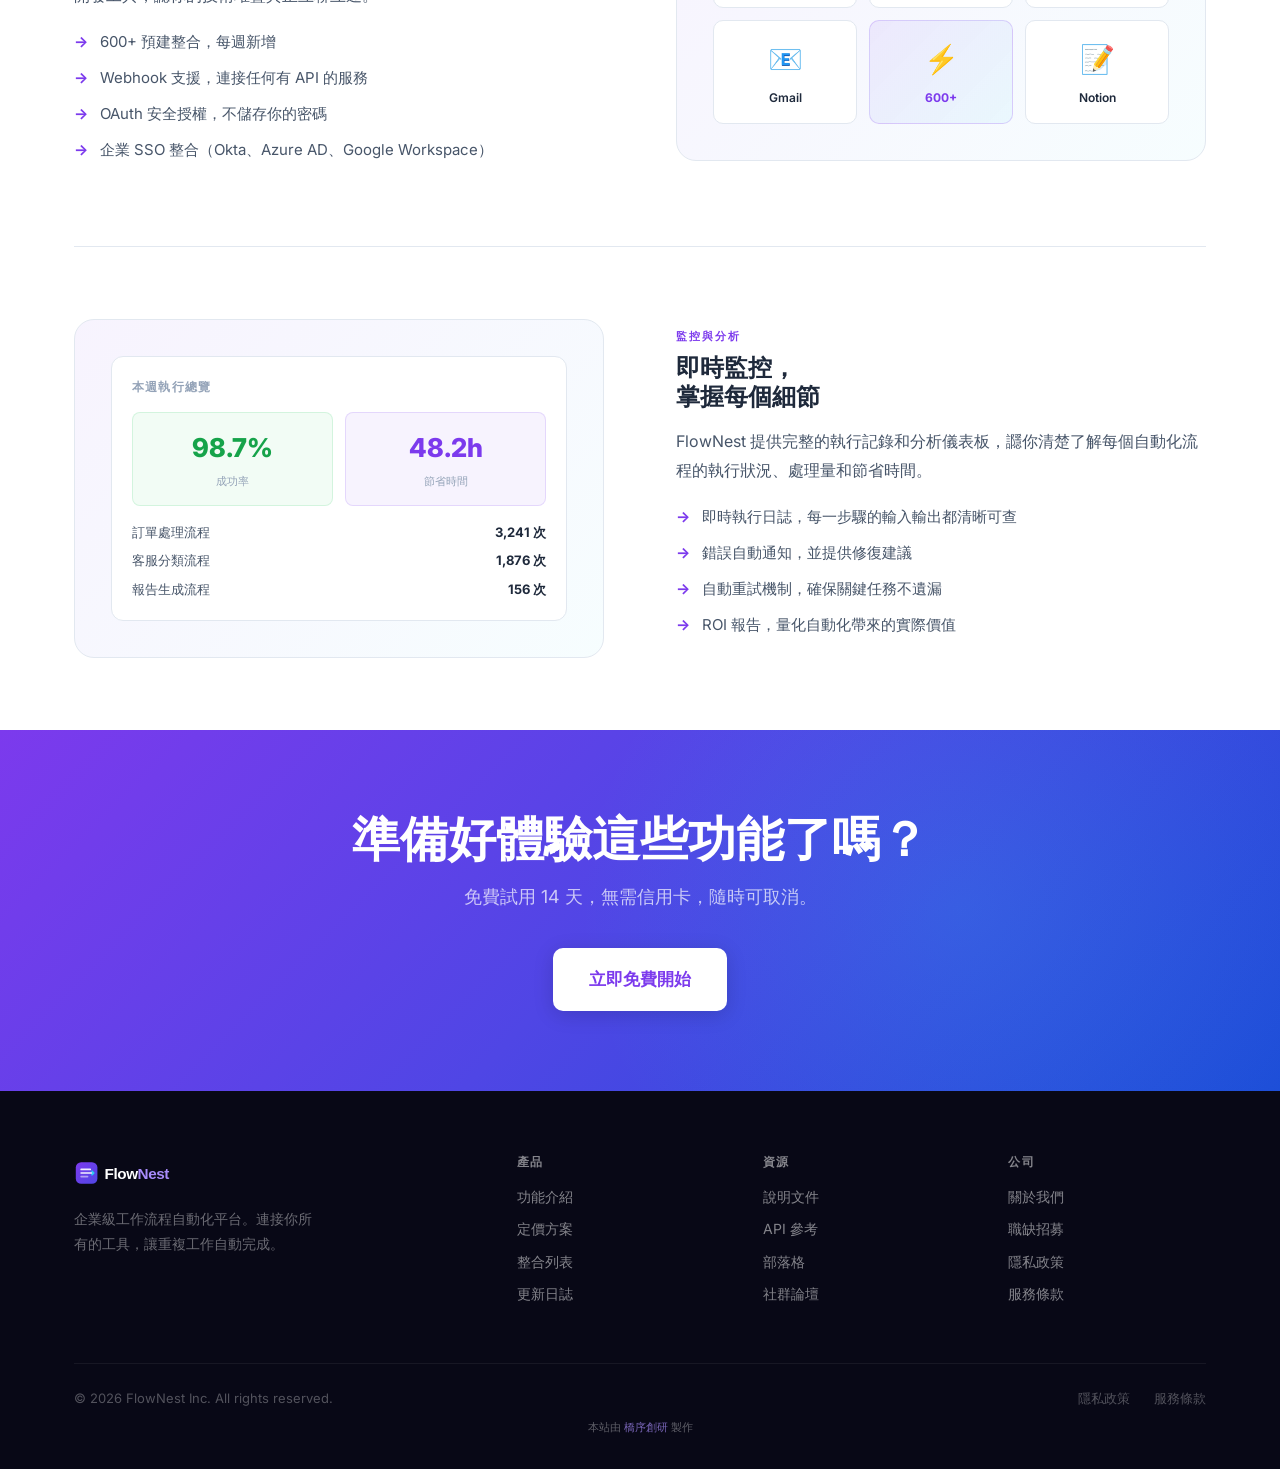
<file: features.html>
<!DOCTYPE html>
<html lang="zh-TW">
<head>
<meta charset="UTF-8">
<meta name="viewport" content="width=device-width, initial-scale=1.0">
<title>功能介紹 | FlowNest 工作流程自動化</title>
<meta name="description" content="探索 FlowNest 的強大功能：AI 智慧自動化、600+ 應用程式整合、視覺化流程建構，以及企業級安全架構。">
<link rel="preconnect" href="https://fonts.googleapis.com">
<link href="https://fonts.googleapis.com/css2?family=Inter:wght@400;500;600;700;800&display=swap" rel="stylesheet">
<link rel="stylesheet" href="css/style.css">
</head>
<body>

<!-- Nav -->
<nav class="site-nav">
  <div class="nav-inner">
    <a href="index.html" class="nav-logo">
      <img src="logos/flownest-logo-white.svg" alt="FlowNest">
    </a>
    <div class="nav-links">
      <a href="index.html" class="nav-link">首頁</a>
      <a href="features.html" class="nav-link active">功能</a>
      <a href="pricing.html" class="nav-link">方案</a>
      <a href="about.html" class="nav-link">關於</a>
    </div>
    <div class="nav-actions">
      <a href="#" class="nav-login">登入</a>
      <a href="pricing.html" class="nav-cta">免費開始</a>
    </div>
    <button class="nav-hamburger" aria-label="選單">
      <span></span><span></span><span></span>
    </button>
  </div>
</nav>

<!-- Page Hero -->
<div class="page-hero">
  <div class="page-hero-inner">
    <div class="section-label" style="color:var(--c-cyan);">功能介紹</div>
    <h1>強大功能，<span class="gradient-text">簡單上手</span></h1>
    <p>從個人用戶到企業團隊，FlowNest 提供你所需要的一切自動化能力。</p>
  </div>
</div>

<!-- Feature Details -->
<section class="feature-detail">
  <div class="container">

    <!-- 1 -->
    <div class="feature-detail-row">
      <div class="feature-detail-text">
        <div class="section-label">工作流程建構</div>
        <h2>拖拉即完成的<br>視覺化流程設計</h2>
        <p>不需要任何程式碼知識，只需拖拉步驟、設定條件，就能建立複雜的多步驟自動化流程。介面直觀易懂，任何人 30 分鐘就能上手。</p>
        <ul class="feature-list">
          <li>拖拉式流程建構器，支援分支、迴圈、條件判斷</li>
          <li>100+ 預建流程範本，快速啟動</li>
          <li>即時預覽流程執行結果</li>
          <li>支援複製、分享、版本管理</li>
        </ul>
      </div>
      <div class="feature-detail-visual">
        <div class="visual-placeholder">
          <div class="visual-flow">
            <div class="vf-block">
              <div class="vf-icon" style="background:rgba(59,130,246,0.12);">🛒</div>
              <div><div class="vf-text">觸發：新訂單</div><div class="vf-sub">Shopify</div></div>
              <span class="vf-badge">已啟動</span>
            </div>
            <div class="vf-arrow">⬇</div>
            <div class="vf-block">
              <div class="vf-icon" style="background:rgba(124,58,237,0.12);">🔀</div>
              <div><div class="vf-text">條件判斷</div><div class="vf-sub">金額 &gt; $1,000?</div></div>
            </div>
            <div class="vf-arrow">⬇</div>
            <div class="vf-block">
              <div class="vf-icon" style="background:rgba(16,185,129,0.12);">📧</div>
              <div><div class="vf-text">動作：發送 VIP 通知</div><div class="vf-sub">Gmail · Slack</div></div>
              <span class="vf-badge">完成</span>
            </div>
          </div>
        </div>
      </div>
    </div>

    <!-- 2 -->
    <div class="feature-detail-row reverse">
      <div class="feature-detail-text">
        <div class="section-label">AI 智慧自動化</div>
        <h2>讓 AI 讓你的<br>工作流程更聰明</h2>
        <p>FlowNest AI 能夠理解文字內容、分類資料、生成摘要，讓你的自動化流程不只是簡單的「如果…那麼…」，而是真正懂得上下文的智慧系統。</p>
        <ul class="feature-list">
          <li>AI 文字分類：自動判斷客服信件類型和優先級</li>
          <li>AI 內容摘要：快速摘要長篇報告和郵件串</li>
          <li>AI 情感分析：識別客戶回饋的正負面情緒</li>
          <li>自訂 AI 提示詞，打造符合業務需求的智慧流程</li>
        </ul>
      </div>
      <div class="feature-detail-visual">
        <div class="visual-placeholder">
          <div class="metric-row">
            <div class="metric-box">
              <div class="num gradient-text">94%</div>
              <div class="lbl">AI 分類準確率</div>
            </div>
            <div class="metric-box">
              <div class="num gradient-text">0.3s</div>
              <div class="lbl">繳均回應時間</div>
            </div>
            <div class="metric-box">
              <div class="num gradient-text">∞</div>
              <div class="lbl">可處理訊息量</div>
            </div>
          </div>
          <div style="margin-top:20px;" class="visual-flow">
            <div class="vf-block" style="background:linear-gradient(135deg,rgba(124,58,237,0.05),rgba(34,211,238,0.05));">
              <div class="vf-icon" style="background:rgba(124,58,237,0.12);">🤖</div>
              <div><div class="vf-text">AI 分析客服信件</div><div class="vf-sub">識別：武从申請 · 高優先級</div></div>
            </div>
            <div class="vf-arrow">⬇</div>
            <div class="vf-block">
              <div class="vf-icon" style="background:rgba(245,158,11,0.12);">⚡</div>
              <div><div class="vf-text">自動轉派給退款部門</div><div class="vf-sub">Zendesk · 已完成</div></div>
              <span class="vf-badge">已執行</span>
            </div>
          </div>
        </div>
      </div>
    </div>

    <!-- 3 -->
    <div class="feature-detail-row">
      <div class="feature-detail-text">
        <div class="section-label">整合生態系統</div>
        <h2>600+ 應用程式<br>一鍵連接</h2>
        <p>FlowNest 覆蓋市場上最主流的企業工具——從 CRM、電商、行銷自動化到開發工具，讔你的技術堆疊真正互聯互通。</p>
        <ul class="feature-list">
          <li>600+ 預建整合，每週新增</li>
          <li>Webhook 支援，連接任何有 API 的服務</li>
          <li>OAuth 安全授權，不儲存你的密碼</li>
          <li>企業 SSO 整合（Okta、Azure AD、Google Workspace）</li>
        </ul>
      </div>
      <div class="feature-detail-visual">
        <div class="visual-placeholder">
          <div style="display:grid;grid-template-columns:repeat(3,1fr);gap:12px;">
            <div style="background:white;border:1px solid var(--c-border);border-radius:10px;padding:16px;text-align:center;">
              <div style="font-size:28px;margin-bottom:6px;">💬</div>
              <div style="font-size:12px;font-weight:600;">Slack</div>
            </div>
            <div style="background:white;border:1px solid var(--c-border);border-radius:10px;padding:16px;text-align:center;">
              <div style="font-size:28px;margin-bottom:6px;">📊</div>
              <div style="font-size:12px;font-weight:600;">Salesforce</div>
            </div>
            <div style="background:white;border:1px solid var(--c-border);border-radius:10px;padding:16px;text-align:center;">
              <div style="font-size:28px;margin-bottom:6px;">🛒</div>
              <div style="font-size:12px;font-weight:600;">Shopify</div>
            </div>
            <div style="background:white;border:1px solid var(--c-border);border-radius:10px;padding:16px;text-align:center;">
              <div style="font-size:28px;margin-bottom:6px;">📧</div>
              <div style="font-size:12px;font-weight:600;">Gmail</div>
            </div>
            <div style="background:linear-gradient(135deg,rgba(124,58,237,0.08),rgba(34,211,238,0.06));border:1px solid rgba(124,58,237,0.2);border-radius:10px;padding:16px;text-align:center;">
              <div style="font-size:28px;margin-bottom:6px;">⚡</div>
              <div style="font-size:12px;font-weight:700;color:var(--c-purple);">600+</div>
            </div>
            <div style="background:white;border:1px solid var(--c-border);border-radius:10px;padding:16px;text-align:center;">
              <div style="font-size:28px;margin-bottom:6px;">📝</div>
              <div style="font-size:12px;font-weight:600;">Notion</div>
            </div>
          </div>
        </div>
      </div>
    </div>

    <!-- 4 -->
    <div class="feature-detail-row reverse">
      <div class="feature-detail-text">
        <div class="section-label">監控與分析</div>
        <h2>即時監控，<br>掌握每個細節</h2>
        <p>FlowNest 提供完整的執行記錄和分析儀表板，讔你清楚了解每個自動化流程的執行狀況、處理量和節省時間。</p>
        <ul class="feature-list">
          <li>即時執行日誌，每一步驟的輸入輸出都清晰可查</li>
          <li>錯誤自動通知，並提供修復建議</li>
          <li>自動重試機制，確保關鍵任務不遺漏</li>
          <li>ROI 報告，量化自動化帶來的實際價值</li>
        </ul>
      </div>
      <div class="feature-detail-visual">
        <div class="visual-placeholder">
          <div style="background:white;border:1px solid var(--c-border);border-radius:12px;padding:20px;">
            <div style="font-size:12px;font-weight:700;color:var(--c-gray);text-transform:uppercase;letter-spacing:0.1em;margin-bottom:16px;">本週執行總覽</div>
            <div style="display:grid;grid-template-columns:1fr 1fr;gap:12px;margin-bottom:16px;">
              <div style="text-align:center;padding:14px;background:rgba(34,197,94,0.06);border-radius:8px;border:1px solid rgba(34,197,94,0.15);">
                <div style="font-size:26px;font-weight:800;color:#16A34A;">98.7%</div>
                <div style="font-size:11px;color:var(--c-gray);margin-top:4px;">成功率</div>
              </div>
              <div style="text-align:center;padding:14px;background:rgba(124,58,237,0.06);border-radius:8px;border:1px solid rgba(124,58,237,0.15);">
                <div style="font-size:26px;font-weight:800;color:var(--c-purple);">48.2h</div>
                <div style="font-size:11px;color:var(--c-gray);margin-top:4px;">節省時間</div>
              </div>
            </div>
            <div style="display:flex;flex-direction:column;gap:8px;">
              <div style="display:flex;justify-content:space-between;align-items:center;font-size:13px;">
                <span style="color:var(--c-text-lt);">訂單處理流程</span>
                <span style="font-weight:700;color:var(--c-text);">3,241 次</span>
              </div>
              <div style="display:flex;justify-content:space-between;align-items:center;font-size:13px;">
                <span style="color:var(--c-text-lt);">客服分類流程</span>
                <span style="font-weight:700;color:var(--c-text);">1,876 次</span>
              </div>
              <div style="display:flex;justify-content:space-between;align-items:center;font-size:13px;">
                <span style="color:var(--c-text-lt);">報告生成流程</span>
                <span style="font-weight:700;color:var(--c-text);">156 次</span>
              </div>
            </div>
          </div>
        </div>
      </div>
    </div>

  </div>
</section>

<!-- CTA -->
<section class="cta-banner">
  <div class="cta-inner">
    <h2>準備好體驗這些功能了嗎？</h2>
    <p>免費試用 14 天，無需信用卡，隨時可取消。</p>
    <div class="cta-actions">
      <a href="pricing.html" class="btn btn-white btn-lg">立即免費開始</a>
    </div>
  </div>
</section>

<!-- Footer -->
<footer class="site-footer">
  <div class="footer-inner">
    <div class="footer-grid">
      <div class="footer-brand">
        <img src="logos/flownest-logo-white.svg" alt="FlowNest">
        <p>企業級工作流程自動化平台。連接你所有的工具，讓重複工作自動完成。</p>
      </div>
      <div class="footer-col">
        <h4>產品</h4>
        <a href="features.html">功能介紹</a>
        <a href="pricing.html">定價方案</a>
        <a href="#">整合列表</a>
        <a href="#">更新日誌</a>
      </div>
      <div class="footer-col">
        <h4>資源</h4>
        <a href="#">說明文件</a>
        <a href="#">API 參考</a>
        <a href="#">部落格</a>
        <a href="#">社群論壇</a>
      </div>
      <div class="footer-col">
        <h4>公司</h4>
        <a href="about.html">關於我們</a>
        <a href="#">職缺招募</a>
        <a href="#">隱私政策</a>
        <a href="#">服務條款</a>
      </div>
    </div>
    <div class="footer-bottom">
      <span>© 2026 FlowNest Inc. All rights reserved.</span>
      <div class="footer-bottom-links">
        <a href="#">隱私政策</a>
        <a href="#">服務條款</a>
      </div>
    </div>
    <div style="margin-top:10px;font-size:11px;color:rgba(255,255,255,0.35);text-align:center;">本站由 <a href="https://bridgeseqlab.vercel.app" target="_blank" style="color:rgba(167,139,250,0.7);text-decoration:none;">橋序創研</a> 製作</div>
  </div>
</footer>

<script src="js/main.js"></script>
</body>
</html>
</file>
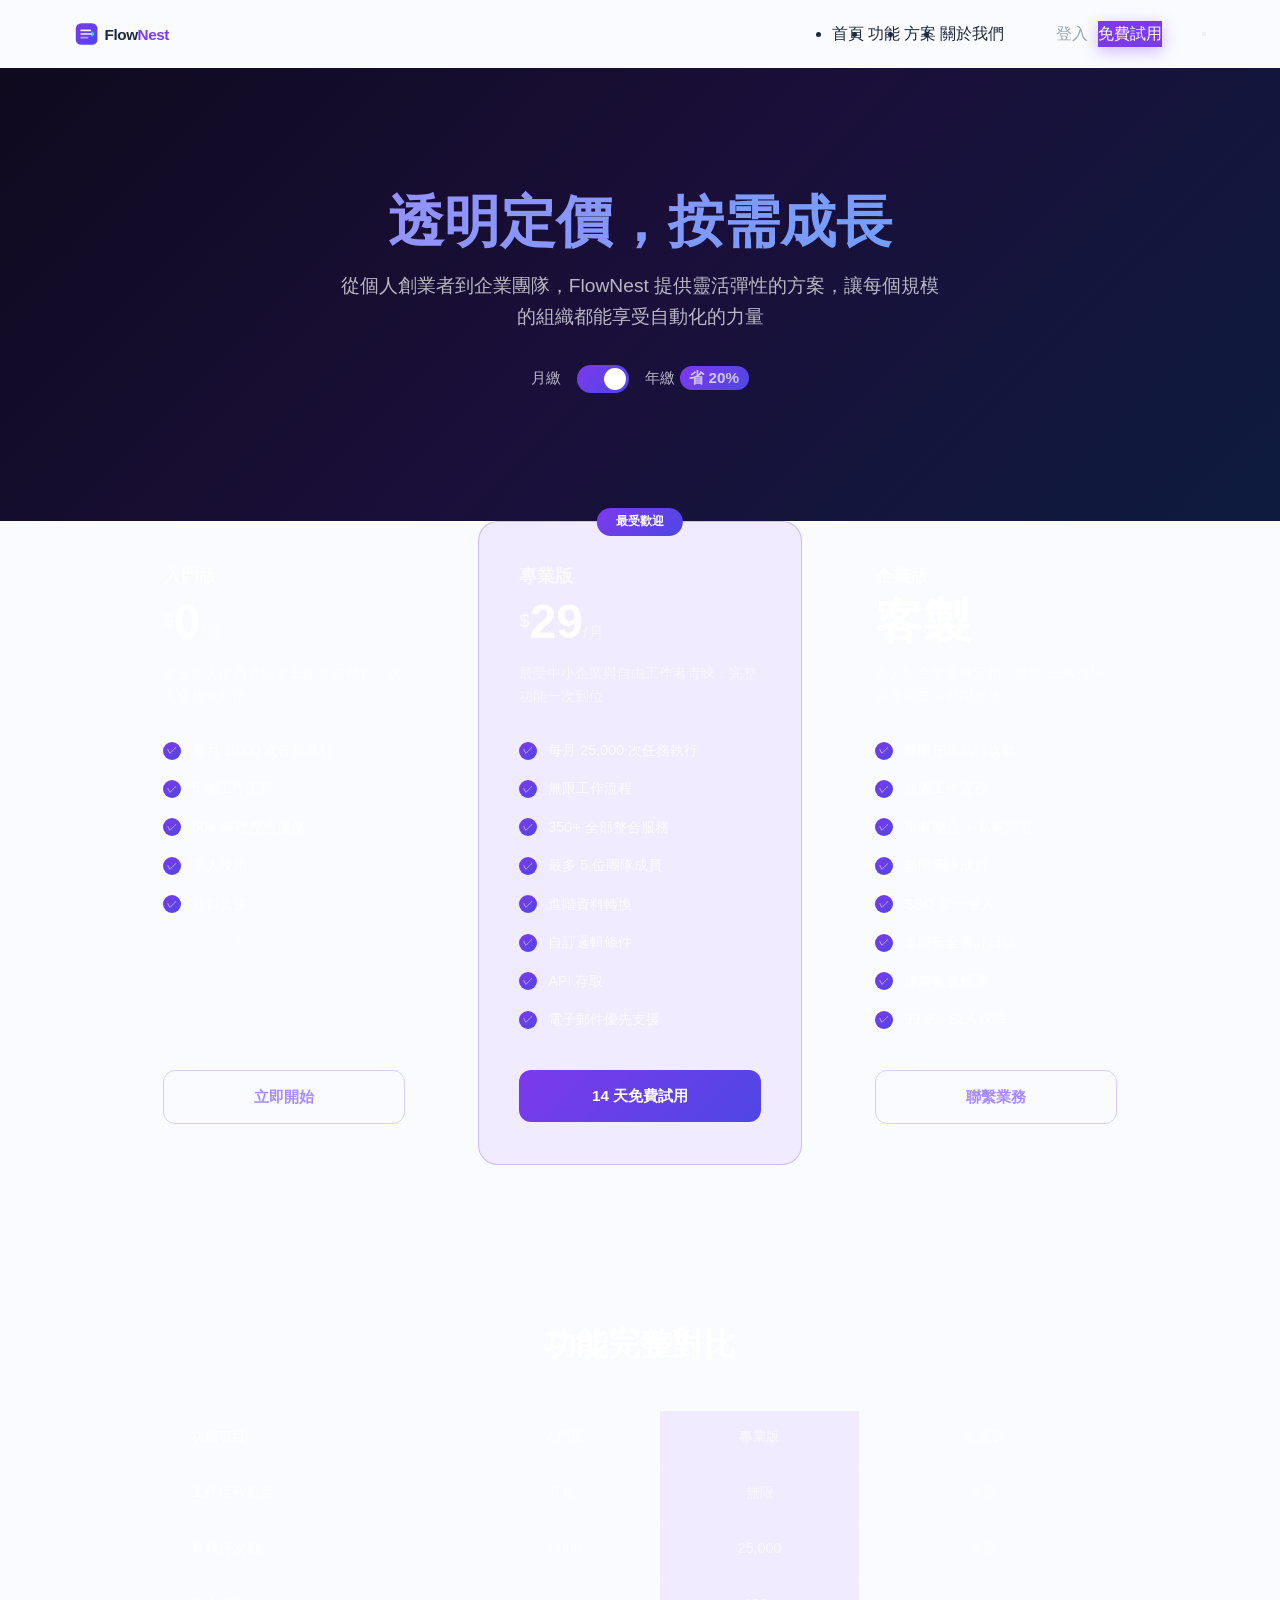
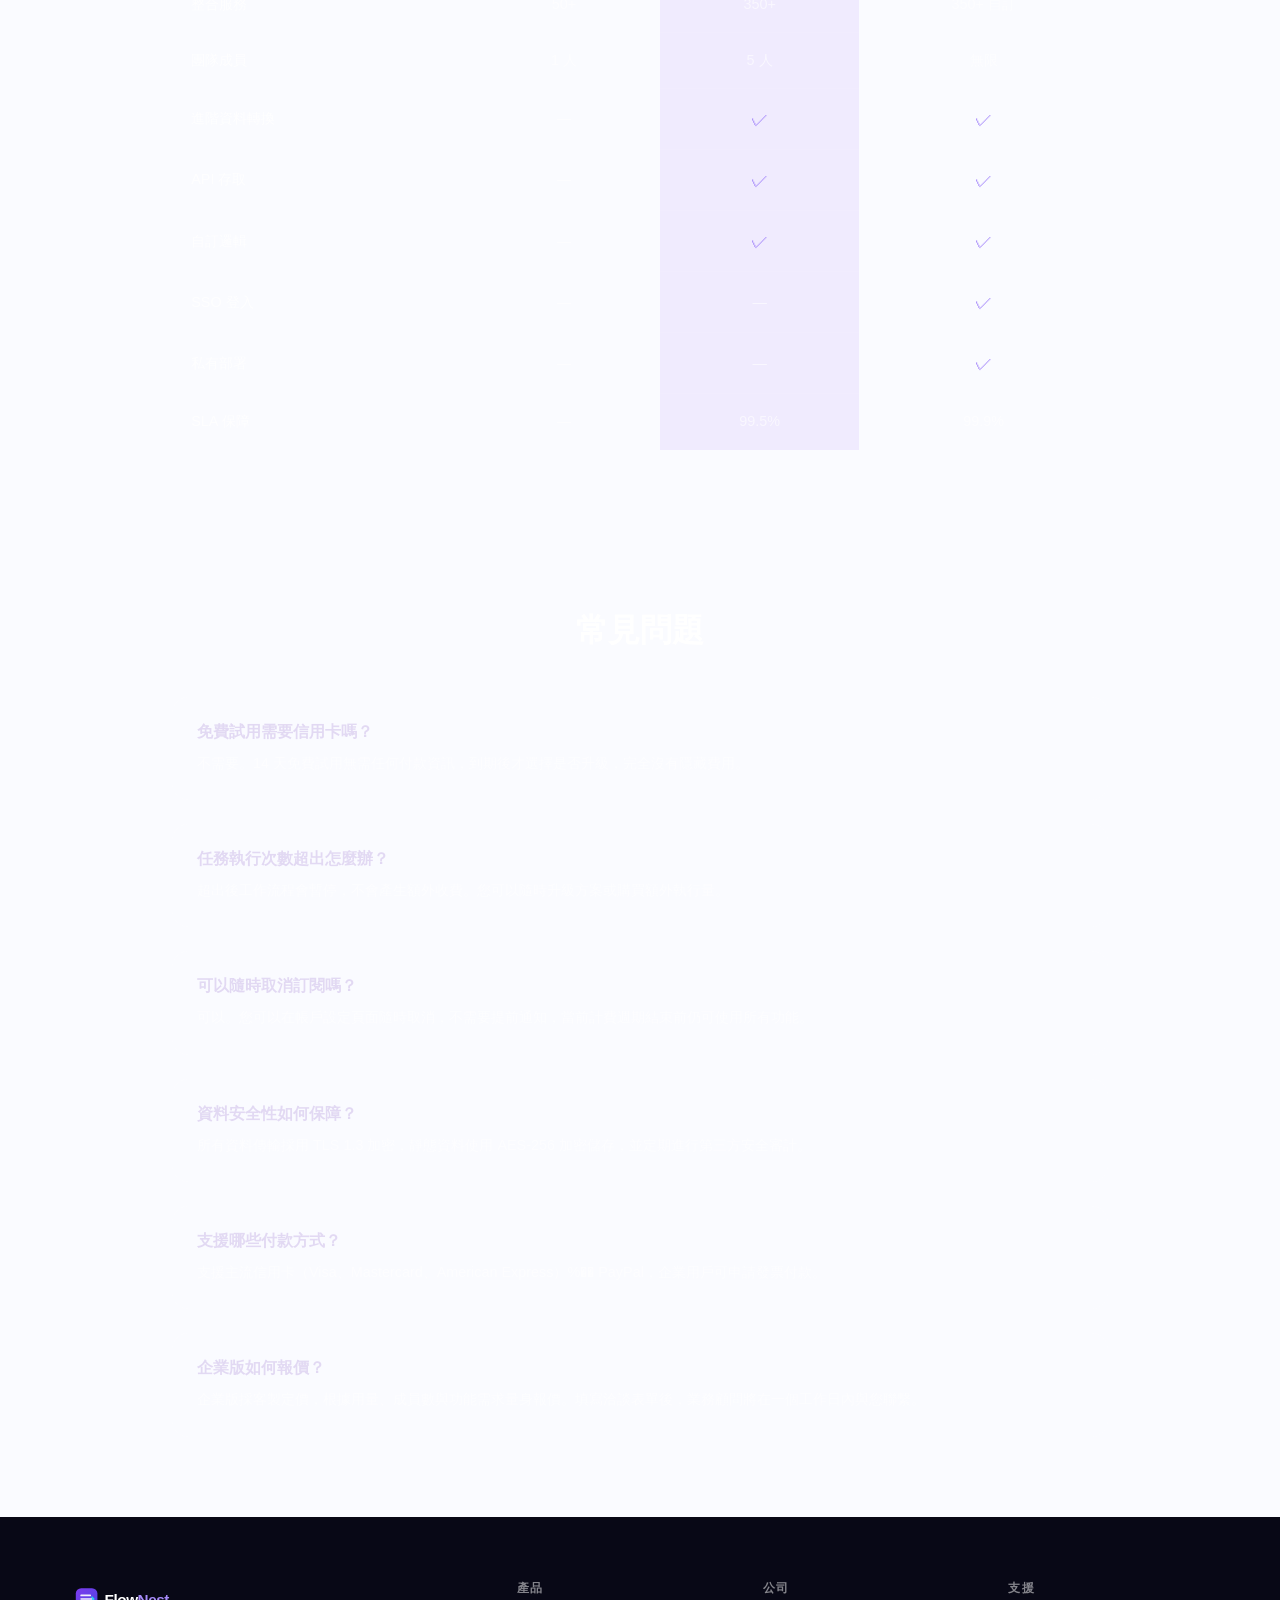
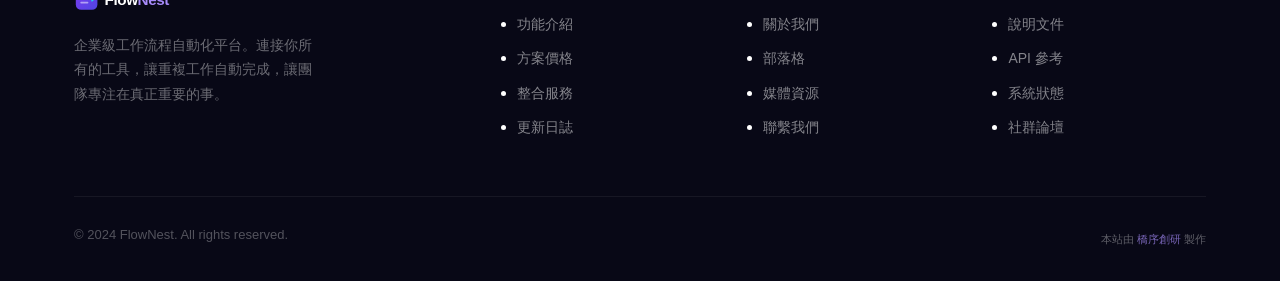
<file: pricing.html>
<!DOCTYPE html>
<html lang="zh-TW">
<head>
<meta charset="UTF-8">
<meta name="viewport" content="width=device-width,initial-scale=1">
<title>方案價格 — FlowNest 自動化工作流平台</title>
<link rel="stylesheet" href="css/style.css">
<style>
.pricing-hero{padding:120px 0 80px;text-align:center;background:linear-gradient(135deg,#0f0a1e 0%,#1a0f3a 50%,#0d1b3e 100%)}
.pricing-hero h1{font-size:clamp(2rem,5vw,3.5rem);font-weight:800;background:linear-gradient(135deg,#a78bfa,#60a5fa);-webkit-background-clip:text;-webkit-text-fill-color:transparent;margin-bottom:1rem}
.pricing-hero p{font-size:1.2rem;color:rgba(255,255,255,0.7);max-width:600px;margin:0 auto 2rem}
.billing-toggle{display:flex;align-items:center;justify-content:center;gap:1rem;margin-bottom:3rem}
.billing-toggle span{color:rgba(255,255,255,0.7);font-size:.95rem}
.toggle-btn{width:52px;height:28px;background:linear-gradient(135deg,#7c3aed,#4f46e5);border-radius:14px;position:relative;cursor:pointer;border:none}
.toggle-btn::after{content:'';width:22px;height:22px;background:#fff;border-radius:50%;position:absolute;top:3px;right:3px;transition:.3s}
.badge-save{background:linear-gradient(135deg,#7c3aed,#4f46e5);color:#fff;font-size:.75rem;font-weight:700;padding:.2rem .6rem;border-radius:20px}
.plans-grid{display:grid;grid-template-columns:repeat(auto-fit,minmax(280px,1fr));gap:2rem;max-width:1100px;margin:0 auto;padding:0 2rem 80px}
.plan-card{background:rgba(255,255,255,0.04);border:1px solid rgba(255,255,255,0.08);border-radius:20px;padding:2.5rem;position:relative;transition:.3s}
.plan-card:hover{transform:translateY(-4px);border-color:rgba(167,139,250,0.3)}
.plan-card.popular{border-color:rgba(167,139,250,0.5);background:rgba(124,58,237,0.08)}
.plan-card.popular::before{content:'最受歡迎';position:absolute;top:-14px;left:50%;transform:translateX(-50%);background:linear-gradient(135deg,#7c3aed,#4f46e5);color:#fff;font-size:.75rem;font-weight:700;padding:.3rem 1.2rem;border-radius:20px;white-space:nowrap}
.plan-name{font-size:1.1rem;font-weight:600;color:rgba(255,255,255,0.7);margin-bottom:.5rem}
.plan-price{font-size:3rem;font-weight:800;color:#fff;line-height:1}
.plan-price sup{font-size:1.2rem;vertical-align:top;margin-top:.8rem;display:inline-block;color:rgba(255,255,255,0.6)}
.plan-price span{font-size:1rem;font-weight:400;color:rgba(255,255,255,0.5)}
.plan-desc{color:rgba(255,255,255,0.55);font-size:.9rem;margin:1rem 0 1.5rem;line-height:1.6}
.plan-features{list-style:none;padding:0;margin:0 0 2rem}
.plan-features li{display:flex;align-items:center;gap:.7rem;color:rgba(255,255,255,0.8);font-size:.9rem;padding:.45rem 0;border-bottom:1px solid rgba(255,255,255,0.05)}
.plan-features li:last-child{border-bottom:none}
.plan-features li::before{content:'✓';width:18px;height:18px;background:linear-gradient(135deg,#7c3aed,#4f46e5);border-radius:50%;display:flex;align-items:center;justify-content:center;font-size:.65rem;flex-shrink:0}
.plan-features li.disabled{color:rgba(255,255,255,0.3)}
.plan-features li.disabled::before{background:rgba(255,255,255,0.1);content:'×'}
.plan-cta{display:block;width:100%;text-align:center;padding:.85rem;border-radius:12px;font-weight:600;font-size:.95rem;text-decoration:none;transition:.3s}
.plan-cta.primary{background:linear-gradient(135deg,#7c3aed,#4f46e5);color:#fff}
.plan-cta.secondary{border:1px solid rgba(167,139,250,0.4);color:#a78bfa}
.plan-cta:hover{opacity:.85;transform:translateY(-1px)}
.faq-section{padding:80px 0;background:rgba(255,255,255,0.02)}
.faq-section h2{text-align:center;font-size:2rem;font-weight:700;color:#fff;margin-bottom:3rem}
.faq-grid{display:grid;grid-template-columns:repeat(auto-fit,minmax(460px,1fr));gap:1.5rem;max-width:1000px;margin:0 auto;padding:0 2rem}
.faq-item{background:rgba(255,255,255,0.04);border:1px solid rgba(255,255,255,0.08);border-radius:16px;padding:1.5rem}
.faq-item h3{font-size:1rem;font-weight:600;color:#e2d9f3;margin-bottom:.6rem}
.faq-item p{color:rgba(255,255,255,0.6);font-size:.9rem;line-height:1.7}
.compare-section{padding:80px 2rem;max-width:1000px;margin:0 auto}
.compare-section h2{text-align:center;font-size:2rem;font-weight:700;color:#fff;margin-bottom:3rem}
.compare-table{width:100%;border-collapse:collapse}
.compare-table th,.compare-table td{padding:1rem 1.2rem;text-align:center;border-bottom:1px solid rgba(255,255,255,0.06);font-size:.9rem}
.compare-table th{color:rgba(255,255,255,0.5);font-weight:600;font-size:.8rem;text-transform:uppercase;letter-spacing:.05em}
.compare-table th:first-child,.compare-table td:first-child{text-align:left;color:rgba(255,255,255,0.8)}
.compare-table td{color:rgba(255,255,255,0.6)}
.compare-table .check{color:#a78bfa;font-size:1.1rem}
.compare-table .popular-col{background:rgba(124,58,237,0.08)}
</style>
</head>
<body>
<nav class="main-nav">
  <div class="nav-inner">
    <a href="index.html" class="nav-logo">
      <img src="logos/flownest-logo.svg" alt="FlowNest">
    </a>
    <ul class="nav-links">
      <li><a href="index.html">首頁</a></li>
      <li><a href="features.html">功能</a></li>
      <li><a href="pricing.html" class="active">方案</a></li>
      <li><a href="about.html">關於我們</a></li>
    </ul>
    <div class="nav-actions">
      <a href="#" class="btn-ghost">登入</a>
      <a href="#" class="btn-primary">免費試用</a>
    </div>
    <button class="nav-toggle" aria-label="選單">
      <span></span><span></span><span></span>
    </button>
  </div>
</nav>

<section class="pricing-hero">
  <div class="container">
    <h1>透明定價，按需成長</h1>
    <p>從個人創業者到企業團隊，FlowNest 提供靈活彈性的方案，讓每個規模的組織都能享受自動化的力量</p>
    <div class="billing-toggle">
      <span>月繳</span>
      <button class="toggle-btn"></button>
      <span>年繳 <span class="badge-save">省 20%</span></span>
    </div>
  </div>
</section>

<div class="plans-grid">
  <!-- Starter -->
  <div class="plan-card reveal">
    <div class="plan-name">入門版</div>
    <div class="plan-price"><sup>$</sup>0<span>/月</span></div>
    <p class="plan-desc">適合個人使用者探索工作流自動化，永久免費無時限</p>
    <ul class="plan-features">
      <li>每月 1,000 次任務執行</li>
      <li>5 個工作流程</li>
      <li>50+ 基礎整合服務</li>
      <li>單人使用</li>
      <li>社群支援</li>
      <li class="disabled">進階資料轉換</li>
      <li class="disabled">自訂邏輯條件</li>
      <li class="disabled">API 存取</li>
    </ul>
    <a href="#" class="plan-cta secondary">立即開始</a>
  </div>

  <!-- Pro -->
  <div class="plan-card popular reveal">
    <div class="plan-name">專業版</div>
    <div class="plan-price"><sup>$</sup>29<span>/月</span></div>
    <p class="plan-desc">最受中小企業與自由工作者青睞，完整功能一次到位</p>
    <ul class="plan-features">
      <li>每月 25,000 次任務執行</li>
      <li>無限工作流程</li>
      <li>350+ 全部整合服務</li>
      <li>最多 5 位團隊成員</li>
      <li>進階資料轉換</li>
      <li>自訂邏輯條件</li>
      <li>API 存取</li>
      <li>電子郵件優先支援</li>
    </ul>
    <a href="#" class="plan-cta primary">14 天免費試用</a>
  </div>

  <!-- Enterprise -->
  <div class="plan-card reveal">
    <div class="plan-name">企業版</div>
    <div class="plan-price"><sup></sup>客製<span></span></div>
    <p class="plan-desc">為大型企業量身定制，提供 SLA 保障與專屬技術顧問服務</p>
    <ul class="plan-features">
      <li>無限任務執行次數</li>
      <li>無限工作流程</li>
      <li>所有整合 + 私有部署</li>
      <li>無限團隊成員</li>
      <li>SSO 單一登入</li>
      <li>進階安全審計日誌</li>
      <li>專屬帳號經理</li>
      <li>99.9% SLA 保障</li>
    </ul>
    <a href="#" class="plan-cta secondary">聯繫業務</a>
  </div>
</div>

<!-- Compare Table -->
<section class="compare-section reveal">
  <h2>功能完整對比</h2>
  <table class="compare-table">
    <thead>
      <tr>
        <th>功能項目</th>
        <th>入門版</th>
        <th class="popular-col">專業版</th>
        <th>企業版</th>
      </tr>
    </thead>
    <tbody>
      <tr><td>工作流程數量</td><td>5 個</td><td class="popular-col">無限</td><td>無限</td></tr>
      <tr><td>月執行次數</td><td>1,000</td><td class="popular-col">25,000</td><td>無限</td></tr>
      <tr><td>整合服務</td><td>50+</td><td class="popular-col">350+</td><td>350+ 自訂</td></tr>
      <tr><td>團隊成員</td><td>1 人</td><td class="popular-col">5 人</td><td>無限</td></tr>
      <tr><td>進階資料轉換</td><td>—</td><td class="check popular-col">✓</td><td class="check">✓</td></tr>
      <tr><td>API 存取</td><td>—</td><td class="check popular-col">✓</td><td class="check">✓</td></tr>
      <tr><td>自訂邏輯</td><td>—</td><td class="check popular-col">✓</td><td class="check">✓</td></tr>
      <tr><td>SSO 登入</td><td>—</td><td class="popular-col">—</td><td class="check">✓</td></tr>
      <tr><td>私有部署</td><td>—</td><td class="popular-col">—</td><td class="check">✓</td></tr>
      <tr><td>SLA 保障</td><td>—</td><td class="popular-col">99.5%</td><td>99.9%</td></tr>
    </tbody>
  </table>
</section>

<!-- FAQ -->
<section class="faq-section">
  <h2>常見問題</h2>
  <div class="faq-grid">
    <div class="faq-item reveal">
      <h3>免費試用需要信用卡嗎？</h3>
      <p>不需要。14 天免費試用無需任何付款資訊，到期後才選擇是否升級，完全沒有隱藏費用。</p>
    </div>
    <div class="faq-item reveal">
      <h3>任務執行次數超出怎麼辦？</h3>
      <p>超出後工作流程會暫停，不會產生額外收費。您可以隨時升級方案或購買額外執行量。</p>
    </div>
    <div class="faq-item reveal">
      <h3>可以隨時取消訂閱嗎？</h3>
      <p>可以。您可以在帳戶設定頁面隨時取消，不需要提前通知，當前計費週期結束前仍可使用所有功能。</p>
    </div>
    <div class="faq-item reveal">
      <h3>資料安全性如何保障？</h3>
      <p>所有資料傳輸採用 TLS 1.3 加密，靜態資料使用 AES-256 加密儲存，並定期進行第三方安全審計。</p>
    </div>
    <div class="faq-item reveal">
      <h3>支援哪些付款方式？</h3>
      <p>支援主流信用卡（Visa、Mastercard、American Express）%�� PayPal，企業用戶可申請發票付款。</p>
    </div>
    <div class="faq-item reveal">
      <h3>企業版如何報價？</h3>
      <p>企業版採客製定價，根據用量、成員數與功能需求量身報價。填寫洽談表單後，業務顧問將在一個工作日內與您聯繫。</p>
    </div>
  </div>
</section>

<footer class="site-footer">
  <div class="footer-inner">
    <div class="footer-grid">
      <div class="footer-brand">
        <img src="logos/flownest-logo-white.svg" alt="FlowNest">
        <p>企業級工作流程自動化平台。連接你所有的工具，讓重複工作自動完成，讓團隊專注在真正重要的事。</p>
      </div>
      <div class="footer-col">
        <h4>產品</h4>
        <ul>
          <li><a href="features.html">功能介紹</a></li>
          <li><a href="pricing.html">方案價格</a></li>
          <li><a href="#">整合服務</a></li>
          <li><a href="#">更新日誌</a></li>
        </ul>
      </div>
      <div class="footer-col">
        <h4>公司</h4>
        <ul>
          <li><a href="about.html">關於我們</a></li>
          <li><a href="#">部落格</a></li>
          <li><a href="#">媒體資源</a></li>
          <li><a href="#">聯繫我們</a></li>
        </ul>
      </div>
      <div class="footer-col">
        <h4>支援</h4>
        <ul>
          <li><a href="#">說明文件</a></li>
          <li><a href="#">API 參考</a></li>
          <li><a href="#">系統狀態</a></li>
          <li><a href="#">社群論壇</a></li>
        </ul>
      </div>
    </div>
    <div class="footer-bottom">
      <p>© 2024 FlowNest. All rights reserved.</p>
      <div style="margin-top:10px;font-size:11px;color:rgba(255,255,255,0.35);text-align:center;">本站由 <a href="https://bridgeseqlab.vercel.app" target="_blank" style="color:rgba(167,139,250,0.7);text-decoration:none;">橋序創研</a> 製作</div>
    </div>
  </div>
</footer>
<script src="js/main.js"></script>
</body>
</html>
</file>
<file: css/style.css>
/* ─── FlowNest Automation · Design System ─────────────────── */
:root {
  --c-dark:      #080816;
  --c-navy:      #0F0E2A;
  --c-purple:    #7C3AED;
  --c-purple-lt: #A78BFA;
  --c-cyan:      #22D3EE;
  --c-cyan-lt:   #67E8F9;
  --c-white:     #FFFFFF;
  --c-gray:      #94A3B8;
  --c-gray-dk:   #64748B;
  --c-light:     #F1F5F9;
  --c-bg:        #FAFBFF;
  --c-border:    #E2E8F0;
  --c-text:      #1E293B;
  --c-text-lt:   #475569;
  --max-w:       1180px;
  --radius:      12px;
  --radius-lg:   20px;
  --shadow:      0 4px 24px rgba(124,58,237,0.08);
  --shadow-lg:   0 16px 48px rgba(124,58,237,0.14);
  --transition:  0.3s cubic-bezier(0.4,0,0.2,1);
}

*, *::before, *::after { box-sizing: border-box; margin: 0; padding: 0; }
html { scroll-behavior: smooth; }
body {
  font-family: -apple-system, 'Inter', 'Segoe UI', sans-serif;
  font-size: 16px;
  color: var(--c-text);
  background: var(--c-bg);
  -webkit-font-smoothing: antialiased;
  line-height: 1.6;
}
img { max-width: 100%; display: block; }
a { text-decoration: none; color: inherit; }

/* ── Typography ── */
h1,h2,h3,h4 { line-height: 1.2; font-weight: 700; }
.display { font-size: clamp(38px,5.5vw,72px); letter-spacing: -0.03em; }
.subtitle { font-size: clamp(16px,2vw,20px); color: var(--c-gray); line-height: 1.7; }
.section-label {
  font-size: 11px; font-weight: 700; letter-spacing: 0.18em; text-transform: uppercase;
  color: var(--c-purple); margin-bottom: 12px;
}
.section-title { font-size: clamp(24px,3.5vw,42px); letter-spacing: -0.02em; }
.gradient-text {
  background: linear-gradient(135deg, var(--c-purple) 0%, var(--c-cyan) 100%);
  -webkit-background-clip: text; -webkit-text-fill-color: transparent; background-clip: text;
}

/* ── Layout ── */
.container { max-width: var(--max-w); margin: 0 auto; padding: 0 24px; }
.section { padding: 96px 0; }
.section-sm { padding: 64px 0; }

/* ── Buttons ── */
.btn {
  display: inline-flex; align-items: center; gap: 8px;
  padding: 14px 28px; border-radius: 8px; font-size: 15px; font-weight: 600;
  cursor: pointer; border: none; transition: var(--transition);
}
.btn-primary {
  background: var(--c-purple); color: white;
  box-shadow: 0 4px 16px rgba(124,58,237,0.35);
}
.btn-primary:hover { background: #6D28D9; transform: translateY(-1px); box-shadow: 0 8px 24px rgba(124,58,237,0.4); }
.btn-secondary {
  background: transparent; color: var(--c-purple); border: 2px solid var(--c-purple);
}
.btn-secondary:hover { background: rgba(124,58,237,0.06); }
.btn-ghost { background: transparent; color: var(--c-gray); }
.btn-ghost:hover { color: var(--c-text); }
.btn-white {
  background: white; color: var(--c-purple); font-weight: 700;
  box-shadow: 0 4px 20px rgba(0,0,0,0.15);
}
.btn-white:hover { transform: translateY(-2px); box-shadow: 0 8px 28px rgba(0,0,0,0.2); }
.btn-lg { padding: 18px 36px; font-size: 17px; border-radius: 10px; }

/* ── Nav ── */
.site-nav {
  position: sticky; top: 0; z-index: 1000;
  background: rgba(8,8,22,0.9); backdrop-filter: blur(20px);
  border-bottom: 1px solid rgba(255,255,255,0.06);
}
.nav-inner {
  max-width: var(--max-w); margin: 0 auto; padding: 0 24px;
  height: 68px; display: flex; align-items: center; gap: 40px;
}
.nav-logo img { height: 36px; }
.nav-links { display: flex; gap: 4px; margin-left: auto; }
.nav-link {
  padding: 8px 16px; color: rgba(255,255,255,0.7); font-size: 14px; font-weight: 500;
  border-radius: 8px; transition: var(--transition);
}
.nav-link:hover, .nav-link.active { color: white; background: rgba(255,255,255,0.08); }
.nav-actions { display: flex; gap: 10px; align-items: center; margin-left: 12px; }
.nav-login { color: rgba(255,255,255,0.7); font-size: 14px; font-weight: 500; padding: 8px 16px; border-radius: 8px; transition: var(--transition); }
.nav-login:hover { color: white; background: rgba(255,255,255,0.08); }
.nav-cta { background: var(--c-purple); color: white; padding: 9px 20px; border-radius: 8px; font-size: 14px; font-weight: 600; transition: var(--transition); }
.nav-cta:hover { background: #6D28D9; }
.nav-hamburger { display: none; flex-direction: column; gap: 5px; background: none; border: none; cursor: pointer; padding: 8px; }
.nav-hamburger span { display: block; width: 22px; height: 2px; background: rgba(255,255,255,0.8); border-radius: 2px; }

/* ── Hero ── */
.hero {
  background: var(--c-dark);
  padding: 100px 0 80px;
  position: relative; overflow: hidden;
}
.hero::before {
  content: '';
  position: absolute; top: -200px; left: 50%; transform: translateX(-50%);
  width: 900px; height: 900px;
  background: radial-gradient(ellipse, rgba(124,58,237,0.15) 0%, transparent 70%);
  pointer-events: none;
}
.hero::after {
  content: '';
  position: absolute; bottom: -100px; right: -100px;
  width: 500px; height: 500px;
  background: radial-gradient(ellipse, rgba(34,211,238,0.08) 0%, transparent 70%);
  pointer-events: none;
}
.hero-inner {
  max-width: var(--max-w); margin: 0 auto; padding: 0 24px;
  display: grid; grid-template-columns: 1fr 1fr; gap: 60px; align-items: center;
  position: relative; z-index: 1;
}
.hero-badge {
  display: inline-flex; align-items: center; gap: 8px;
  background: rgba(124,58,237,0.15); border: 1px solid rgba(124,58,237,0.3);
  color: var(--c-purple-lt); font-size: 13px; font-weight: 600;
  padding: 6px 14px; border-radius: 100px; margin-bottom: 24px;
}
.hero-badge-dot { width: 6px; height: 6px; border-radius: 50%; background: var(--c-cyan); animation: pulse 2s infinite; }
@keyframes pulse { 0%,100%{opacity:1} 50%{opacity:0.4} }
.hero h1 { color: white; margin-bottom: 20px; }
.hero .subtitle { color: rgba(255,255,255,0.55); margin-bottom: 36px; max-width: 480px; }
.hero-ctas { display: flex; gap: 14px; flex-wrap: wrap; margin-bottom: 48px; }
.hero-stats { display: flex; gap: 32px; padding-top: 24px; border-top: 1px solid rgba(255,255,255,0.08); }
.hero-stat-num { font-size: 24px; font-weight: 800; color: white; }
.hero-stat-label { font-size: 13px; color: rgba(255,255,255,0.45); }

/* ── Hero Visual ── */
.hero-visual { position: relative; }
.flow-card {
  background: rgba(255,255,255,0.04); border: 1px solid rgba(255,255,255,0.08);
  border-radius: var(--radius-lg); padding: 24px; backdrop-filter: blur(10px);
}
.flow-header { display: flex; align-items: center; gap: 10px; margin-bottom: 16px; color: rgba(255,255,255,0.7); font-size: 13px; font-weight: 600; }
.flow-icon { width: 32px; height: 32px; border-radius: 8px; display: flex; align-items: center; justify-content: center; font-size: 16px; }
.flow-step {
  display: flex; align-items: center; gap: 12px;
  padding: 12px 14px; background: rgba(255,255,255,0.03);
  border: 1px solid rgba(255,255,255,0.06); border-radius: 10px; margin-bottom: 8px;
}
.flow-step:last-child { margin-bottom: 0; }
.flow-step-icon { width: 36px; height: 36px; border-radius: 8px; display: flex; align-items: center; justify-content: center; font-size: 18px; flex-shrink: 0; }
.flow-step-text { flex: 1; }
.flow-step-name { font-size: 13px; font-weight: 600; color: rgba(255,255,255,0.85); }
.flow-step-sub { font-size: 11px; color: rgba(255,255,255,0.35); margin-top: 2px; }
.flow-arrow { display: flex; justify-content: center; margin: 4px 0; color: rgba(255,255,255,0.2); font-size: 16px; }
.flow-status { display: flex; align-items: center; gap: 6px; font-size: 12px; font-weight: 600; }
.status-dot { width: 6px; height: 6px; border-radius: 50%; }
.status-green { background: #22C55E; }
.status-blue { background: var(--c-cyan); animation: pulse 2s infinite; }
.flow-mini-card {
  position: absolute; background: rgba(15,14,42,0.95); border: 1px solid rgba(124,58,237,0.3);
  border-radius: 12px; padding: 14px 18px; backdrop-filter: blur(20px);
}
.flow-mini-card.top-right { top: -20px; right: -30px; min-width: 160px; }
.flow-mini-card.bottom-left { bottom: -20px; left: -30px; min-width: 180px; }
.mini-card-label { font-size: 10px; font-weight: 700; text-transform: uppercase; letter-spacing: 0.1em; color: var(--c-purple-lt); margin-bottom: 6px; }
.mini-card-value { font-size: 22px; font-weight: 800; color: white; }
.mini-card-sub { font-size: 11px; color: rgba(255,255,255,0.4); margin-top: 2px; }

/* ── Logos bar ── */
.logos-bar { background: white; border-top: 1px solid var(--c-border); border-bottom: 1px solid var(--c-border); padding: 32px 0; }
.logos-bar-inner { max-width: var(--max-w); margin: 0 auto; padding: 0 24px; }
.logos-label { font-size: 12px; font-weight: 600; color: var(--c-gray); text-align: center; letter-spacing: 0.08em; text-transform: uppercase; margin-bottom: 24px; }
.logos-row { display: flex; align-items: center; justify-content: center; gap: 48px; flex-wrap: wrap; }
.logo-item { font-size: 15px; font-weight: 700; color: #CBD5E1; letter-spacing: -0.02em; }

/* ── Features Grid ── */
.features-section { background: var(--c-bg); }
.features-header { text-align: center; max-width: 600px; margin: 0 auto 64px; }
.features-grid { display: grid; grid-template-columns: repeat(3, 1fr); gap: 24px; }
.feature-card {
  background: white; border: 1px solid var(--c-border); border-radius: var(--radius-lg);
  padding: 32px; transition: var(--transition);
}
.feature-card:hover { border-color: rgba(124,58,237,0.3); box-shadow: var(--shadow-lg); transform: translateY(-4px); }
.feature-icon {
  width: 52px; height: 52px; border-radius: 12px;
  background: linear-gradient(135deg, rgba(124,58,237,0.12) 0%, rgba(34,211,238,0.08) 100%);
  display: flex; align-items: center; justify-content: center;
  font-size: 24px; margin-bottom: 20px;
  border: 1px solid rgba(124,58,237,0.12);
}
.feature-card h3 { font-size: 18px; margin-bottom: 10px; color: var(--c-text); }
.feature-card p { font-size: 14px; color: var(--c-text-lt); line-height: 1.7; }
.feature-tag {
  display: inline-block; margin-top: 16px; padding: 4px 12px;
  background: rgba(124,58,237,0.08); color: var(--c-purple); font-size: 12px; font-weight: 600;
  border-radius: 100px;
}

/* ── How It Works ── */
.how-it-works { background: var(--c-navy); }
.how-inner { max-width: var(--max-w); margin: 0 auto; padding: 0 24px; }
.how-steps { display: grid; grid-template-columns: repeat(4,1fr); gap: 24px; margin-top: 56px; position: relative; }
.how-steps::before {
  content: ''; position: absolute; top: 32px; left: 10%; right: 10%;
  height: 2px; background: linear-gradient(90deg, var(--c-purple), var(--c-cyan));
  opacity: 0.25;
}
.how-step { text-align: center; padding: 0 8px; position: relative; z-index: 1; }
.how-step-num {
  width: 64px; height: 64px; border-radius: 50%; margin: 0 auto 20px;
  display: flex; align-items: center; justify-content: center;
  font-size: 22px; font-weight: 800; color: white;
  background: linear-gradient(135deg, var(--c-purple), rgba(34,211,238,0.8));
  box-shadow: 0 8px 24px rgba(124,58,237,0.35);
}
.how-step h3 { font-size: 16px; font-weight: 700; color: white; margin-bottom: 10px; }
.how-step p { font-size: 14px; color: rgba(255,255,255,0.45); line-height: 1.7; }

/* ── Integrations ── */
.integrations-section { background: white; }
.integrations-grid { display: grid; grid-template-columns: repeat(5,1fr); gap: 16px; margin-top: 48px; }
.integration-item {
  background: var(--c-light); border: 1px solid var(--c-border); border-radius: 12px;
  padding: 20px; display: flex; flex-direction: column; align-items: center; gap: 10px;
  transition: var(--transition);
}
.integration-item:hover { border-color: rgba(124,58,237,0.3); background: rgba(124,58,237,0.04); transform: translateY(-2px); }
.integration-emoji { font-size: 28px; }
.integration-name { font-size: 13px; font-weight: 600; color: var(--c-text); }
.integration-type { font-size: 11px; color: var(--c-gray); }

/* ── Testimonials ── */
.testimonials-section { background: var(--c-bg); }
.testimonials-grid { display: grid; grid-template-columns: repeat(3,1fr); gap: 24px; margin-top: 48px; }
.testimonial-card {
  background: white; border: 1px solid var(--c-border); border-radius: var(--radius-lg); padding: 28px;
}
.testimonial-stars { color: #F59E0B; font-size: 14px; margin-bottom: 16px; letter-spacing: 2px; }
.testimonial-text { font-size: 15px; color: var(--c-text-lt); line-height: 1.75; margin-bottom: 20px; font-style: italic; }
.testimonial-text::before { content: '"'; }
.testimonial-text::after { content: '"'; }
.testimonial-author { display: flex; align-items: center; gap: 12px; }
.author-avatar { width: 40px; height: 40px; border-radius: 50%; background: linear-gradient(135deg, var(--c-purple), var(--c-cyan)); display: flex; align-items: center; justify-content: center; font-size: 16px; color: white; font-weight: 700; }
.author-name { font-size: 14px; font-weight: 700; color: var(--c-text); }
.author-role { font-size: 12px; color: var(--c-gray); }

/* ── CTA Banner ── */
.cta-banner {
  background: linear-gradient(135deg, var(--c-purple) 0%, #4F46E5 50%, #1D4ED8 100%);
  padding: 80px 0; position: relative; overflow: hidden;
}
.cta-banner::before {
  content: ''; position: absolute; top: -50%; right: -5%;
  width: 60%; height: 200%;
  background: radial-gradient(ellipse, rgba(34,211,238,0.15) 0%, transparent 70%);
  pointer-events: none;
}
.cta-inner { max-width: 700px; margin: 0 auto; padding: 0 24px; text-align: center; position: relative; z-index: 1; }
.cta-inner h2 { color: white; font-size: clamp(28px,4vw,48px); margin-bottom: 16px; }
.cta-inner p { color: rgba(255,255,255,0.7); font-size: 18px; margin-bottom: 36px; }
.cta-actions { display: flex; gap: 14px; justify-content: center; flex-wrap: wrap; }
.btn-outline-white { background: transparent; color: white; border: 2px solid rgba(255,255,255,0.5); padding: 14px 28px; border-radius: 8px; font-size: 15px; font-weight: 600; transition: var(--transition); display: inline-flex; align-items: center; gap: 8px; }
.btn-outline-white:hover { border-color: white; background: rgba(255,255,255,0.1); }

/* ── Footer ── */
.site-footer { background: var(--c-dark); color: white; padding: 64px 0 32px; }
.footer-inner { max-width: var(--max-w); margin: 0 auto; padding: 0 24px; }
.footer-grid { display: grid; grid-template-columns: 2fr 1fr 1fr 1fr; gap: 48px; margin-bottom: 48px; }
.footer-brand img { height: 36px; margin-bottom: 16px; }
.footer-brand p { font-size: 14px; color: rgba(255,255,255,0.4); line-height: 1.75; max-width: 240px; }
.footer-col h4 { font-size: 12px; font-weight: 700; letter-spacing: 0.1em; text-transform: uppercase; color: rgba(255,255,255,0.5); margin-bottom: 16px; }
.footer-col a { display: block; font-size: 14px; color: rgba(255,255,255,0.5); margin-bottom: 10px; transition: var(--transition); }
.footer-col a:hover { color: white; }
.footer-bottom { display: flex; justify-content: space-between; align-items: center; padding-top: 24px; border-top: 1px solid rgba(255,255,255,0.06); font-size: 13px; color: rgba(255,255,255,0.3); }
.footer-bottom-links { display: flex; gap: 24px; }
.footer-bottom-links a { color: rgba(255,255,255,0.3); transition: var(--transition); }
.footer-bottom-links a:hover { color: rgba(255,255,255,0.6); }

/* ── Page Hero (inner pages) ── */
.page-hero {
  background: var(--c-dark); padding: 72px 0 64px;
  position: relative; overflow: hidden;
}
.page-hero::before {
  content: ''; position: absolute; top: -100px; left: 50%; transform: translateX(-50%);
  width: 600px; height: 600px;
  background: radial-gradient(ellipse, rgba(124,58,237,0.1) 0%, transparent 70%);
}
.page-hero-inner { max-width: var(--max-w); margin: 0 auto; padding: 0 24px; position: relative; z-index: 1; }
.page-hero h1 { color: white; font-size: clamp(28px,4vw,52px); margin-bottom: 16px; }
.page-hero p { color: rgba(255,255,255,0.55); font-size: 18px; max-width: 560px; line-height: 1.7; }

/* ── Pricing ── */
.pricing-grid { display: grid; grid-template-columns: repeat(3,1fr); gap: 24px; margin-top: 48px; align-items: start; }
.pricing-card {
  background: white; border: 1px solid var(--c-border); border-radius: var(--radius-lg); padding: 36px;
  position: relative; transition: var(--transition);
}
.pricing-card.featured {
  border-color: var(--c-purple);
  box-shadow: 0 0 0 1px var(--c-purple), var(--shadow-lg);
}
.pricing-badge {
  position: absolute; top: -14px; left: 50%; transform: translateX(-50%);
  background: linear-gradient(135deg, var(--c-purple), #4F46E5);
  color: white; font-size: 12px; font-weight: 700; padding: 5px 16px;
  border-radius: 100px; white-space: nowrap;
}
.pricing-tier { font-size: 13px; font-weight: 700; text-transform: uppercase; letter-spacing: 0.1em; color: var(--c-gray-dk:); margin-bottom: 8px; }
.pricing-price { font-size: 48px; font-weight: 800; color: var(--c-text); margin-bottom: 4px; letter-spacing: -0.03em; }
#🛒   This is a placeholder - removed for brevity
.pricing-price span { font-size: 18px; font-weight: 500; color: var(--c-gray); vertical-align: top; margin-top: 12px; display: inline-block; }
.pricing-price em { font-size: 16px; font-weight: 500; font-style: normal; color: var(--c-gray); }
.pricing-desc { font-size: 14px; color: var(--c-text-lt); margin-bottom: 28px; line-height: 1.6; }
.pricing-features { list-style: none; margin-bottom: 32px; }
.pricing-features li { display: flex; align-items: flex-start; gap: 10px; font-size: 14px; color: var(--c-text-lt); padding: 8px 0; border-bottom: 1px solid var(--c-border); }
.pricing-features li:last-child { border-bottom: none; }
.pricing-features li::before { content: '⅓'; color: var(--c-purple); font-weight: 700; flex-shrink: 0; margin-top: 1px; }
.pricing-features li.no::before { content: '–'; color: var(--c-gray); }
.pricing-features li.no { color: var(--c-gray); }
.pricing-cta { width: 100%; text-align: center; }
.pricing-annual { text-align: center; margin-top: 28px; font-size: 14px; color: var(--c-gray); }
.pricing-annual strong { color: #22C55E; }

/* ── FAQ ── */
.faq-list { max-width: 760px; margin: 48px auto 0; }
.faq-item { border-bottom: 1px solid var(--c-border); }
.faq-q {
  width: 100%; background: none; border: none; text-align: left; padding: 20px 0;
  font-size: 16px; font-weight: 600; color: var(--c-text); cursor: pointer;
  display: flex; justify-content: space-between; align-items: center; gap: 16px;
  }
.faq-q::after { content: '+'; font-size: 22px; color: var(--c-purple); flex-shrink: 0; transition: var(--transition); }
.faq-item.open .faq-q::after { transform: rotate(45deg); }
.faq-a { font-size: 15px; color: var(--c-text-lt); line-height: 1.75; padding-bottom: 20px; display: none; }
.faq-item.open .faq-a { display: block; }

/* ── About ── */
.about-stats { display: grid; grid-template-columns: repeat(4,1fr); gap: 24px; margin-top: 48px; }
.about-stat { text-align: center; padding: 32px 16px; background: white; border: 1px solid var(--c-border); border-radius: var(--radius); }
.about-stat-num { font-size: 42px; font-weight: 800; letter-spacing: -0.03em; margin-bottom: 6px; }
.about-stat-label { font-size: 14px; color: var(--c-gray); }
.team-grid { display: grid; grid-template-columns: repeat(4,1fr); gap: 24px; margin-top: 48px; }
.team-card { background: white; border: 1px solid var(--c-border); border-radius: var(--radius-lg); padding: 28px; text-align: center; }
.team-avatar { width: 72px; height: 72px; border-radius: 50%; margin: 0 auto 16px; display: flex; align-items: center; justify-content: center; font-size: 28px; font-weight: 700; color: white; }
.team-name { font-size: 16px; font-weight: 700; margin-bottom: 4px; }
.team-role { font-size: 13px; color: var(--c-gray-dk); margin-bottom: 8px; }
.team-bio { font-size: 13px; color: var(--c-gray); line-height: 1.6; }
.values-grid { display: grid; grid-template-columns: repeat(3,1fr); gap: 20px; margin-top: 48px; }
.value-card { background: white; border: 1px solid var(--c-border); border-radius: var(--radius-lg); padding: 28px; }
.value-icon { font-size: 32px; margin-bottom: 14px; }
.value-title { font-size: 17px; font-weight: 700; margin-bottom: 8px; }
.value-desc { font-size: 14px; color: var(--c-text-lt); line-height: 1.7; }

/* ── Features page ── */
.feature-detail { background: white; }
.feature-detail-row { display: grid; grid-template-columns: 1fr 1fr; gap: 72px; align-items: center; padding: 72px 0; border-bottom: 1px solid var(--c-border); }
.feature-detail-row:last-child { border-bottom: none; }
.feature-detail-row.reverse { }
.feature-detail-row.reverse .feature-detail-visual { order: -1; }
.feature-detail-text .section-label { margin-bottom: 8px; }
.feature-detail-text h2 { font-size: clamp(22px,3vw,3Dpx); margin-bottom: 16px; }
.feature-detail-text p { font-size: 16px; color: var(--c-text-lt); line-height: 1.8; margin-bottom: 20px; }
.feature-list { list-style: none; }
.feature-list li { display: flex; gap: 12px; align-items: flex-start; font-size: 15px; color: var(--c-text-lt); margin-bottom: 12px; }
.feature-list li::before { content: '→'; color: var(--c-purple); font-weight: 700; flex-shrink: 0; }
.feature-detail-visual { background: linear-gradient(135deg, rgba(124,58,237,0.06) 0%, rgba(34,211,238,0.04) 100%); border: 1px solid var(--c-border); border-radius: var(--radius-lg); padding: 36px; min-height: 280px; display: flex; align-items: center; justify-content: center; }
.visual-placeholder { width: 100%; }
.visual-flow { display: flex; flex-direction: column; gap: 10px; }
.vf-block { background: white; border: 1px solid var(--c-border); border-radius: 10px; padding: 14px 18px; display: flex; align-items: center; gap: 12px; box-shadow: 0 2px 8px rgba(0,0,0,0.04); }
.vf-icon { width: 36px; height: 36px; border-radius: 8px; display: flex; align-items: center; justify-content: center; font-size: 18px; }
.vf-text { font-size: 13px; font-weight: 600; color: var(--c-text); }
.vf-sub { font-size: 11px; color: var(--c-gray); }
.vf-arrow { text-align: center; color: var(--c-purple); font-size: 16px; }
.vf-badge { background: rgba(34,197,94,0.1); color: #16A34A; font-size: 12px; font-weight: 700; padding: 3px 10px; border-radius: 100px; margin-left: auto; }
.metric-row { display: grid; grid-template-columns: repeat(3,1fr); gap: 12px; }
.metric-box { background: white; border: 1px solid var(--c-border); border-radius: 10px; padding: 16px; text-align: center; }
.metric-box .num { font-size: 28px; font-weight: 800; letter-spacing: -0.02em; }
.metric-box .lbl { font-size: 12px; color: var(--c-gray); margin-top: 4px; }

/* ── Reveal animation ── */
.reveal { opacity: 0; transform: translateY(20px); transition: opacity 0.6s ease, transform 0.6s ease; }
.reveal.visible { opacity: 1; transform: none; }
.reveal.rd1 { transition-delay: 0.1s; }
.reveal.rd2 { transition-delay: 0.2s; }
.reveal.rd3 { transition-delay: 0.3s; }
.reveal.rd4 { transition-delay: 0.4s; }

/* ── Responsive ── */
@media (max-width: 900px) {
  .hero-inner { grid-template-columns: 1fr; }
  .hero-visual { display: none; }
  .features-grid { grid-template-columns: repeat(2,1fr); }
  .how-steps { grid-template-columns: repeat(2,1fr); }
  .how-steps::before { display: none; }
  .integrations-grid { grid-template-columns: repeat(3,1fr); }
  .testimonials-grid { grid-template-columns: 1fr; }
  .footer-grid { grid-template-columns: 1fr 1fr; }
  .pricing-grid { grid-template-columns: 1fr; max-width: 440px; margin-left: auto; margin-right: auto; }
  .about-stats { grid-template-columns: repeat(2,1fr); }
  .team-grid { grid-template-columns: repeat(2,1fr); }
  .values-grid { grid-template-columns: 1fr; }
  .feature-detail-row { grid-template-columns: 1fr; gap: 36px; }
  .feature-detail-row.reverse .feature-detail-visual { order: 0; }
}
@media (max-width: 600px) {
  .features-grid { grid-template-columns: 1fr; }
  .how-steps { grid-template-columns: 1fr; }
  .integrations-grid { grid-template-columns: repeat(2,1fr); }
  .nav-links, .nav-actions { display: none; }
  .nav-hamburger { display: flex; }
  .hero-ctas { flex-direction: column; align-items: flex-start; }
  .footer-grid { grid-template-columns: 1fr; }
  .about-stats { grid-template-columns: repeat(2,1fr); }
  .team-grid { grid-template-columns: 1fr; }
  .metric-row { grid-template-columns: 1fr; }
}
</file>
